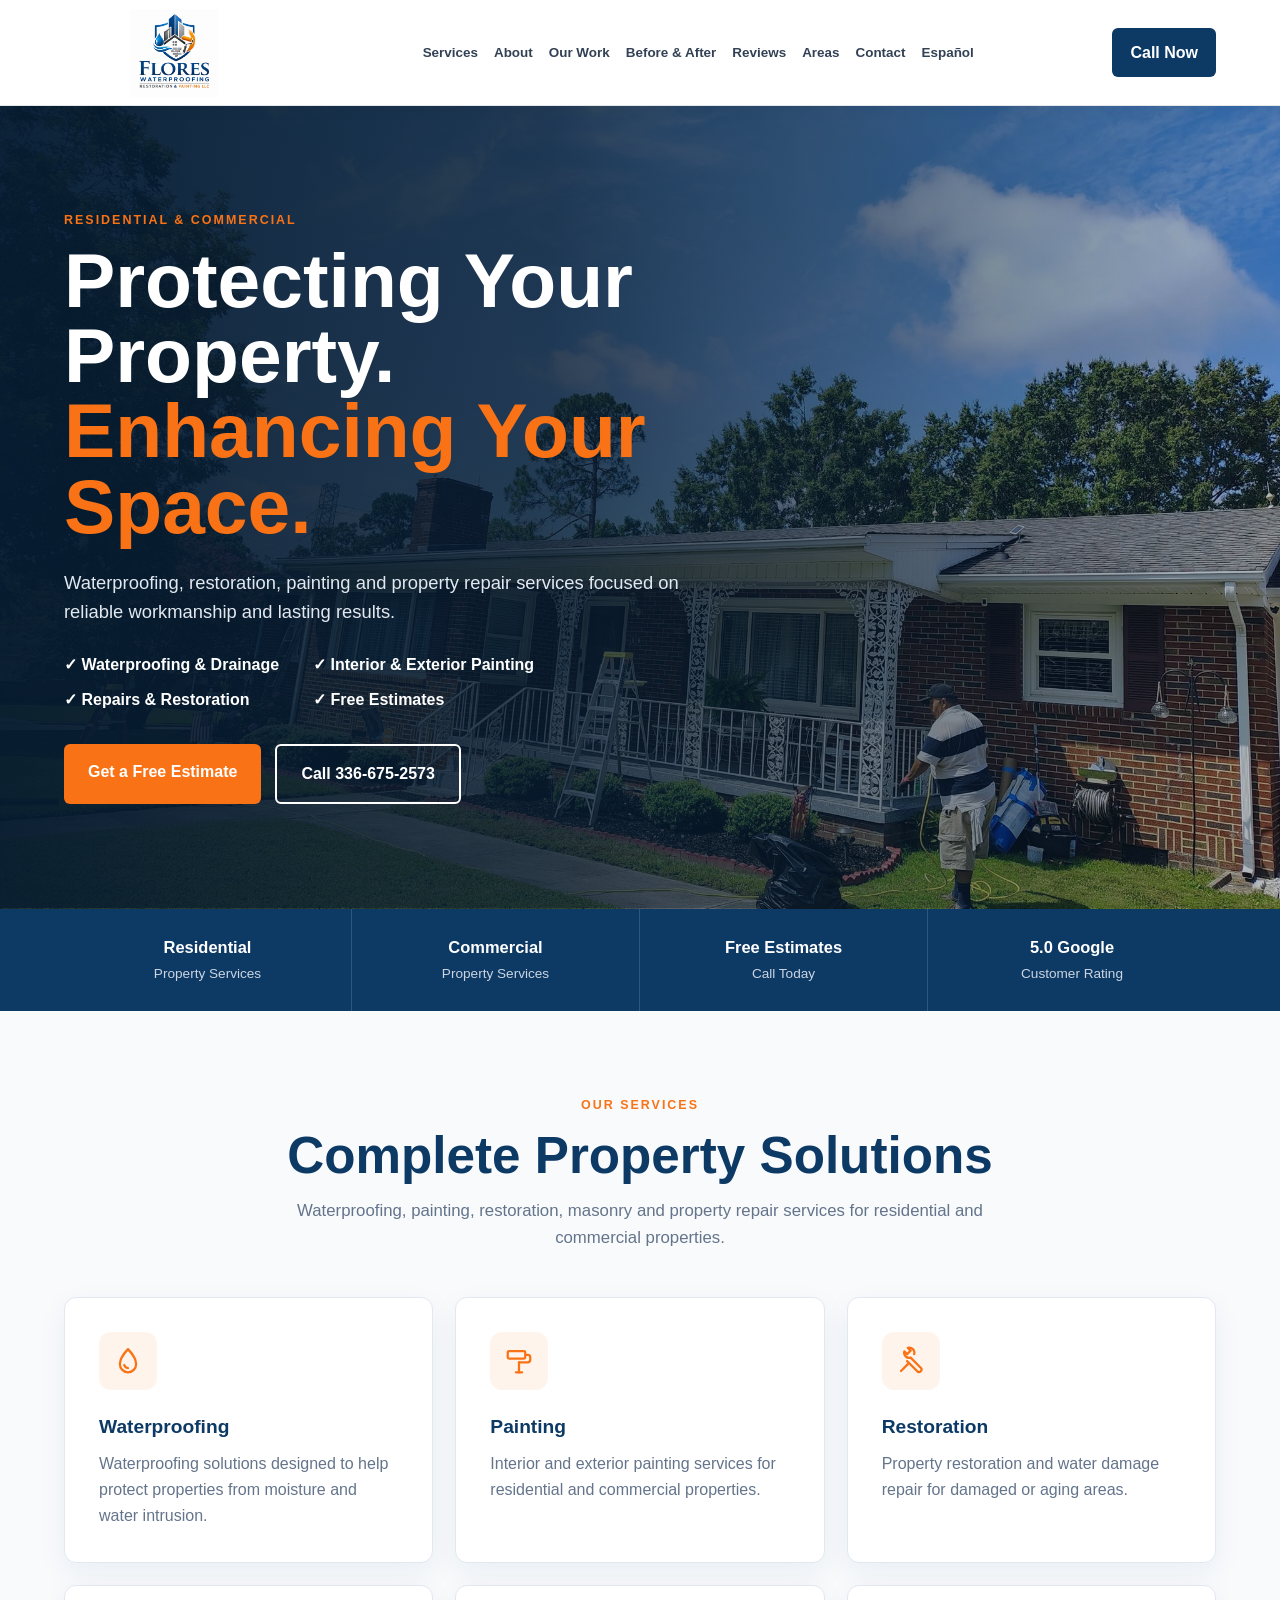
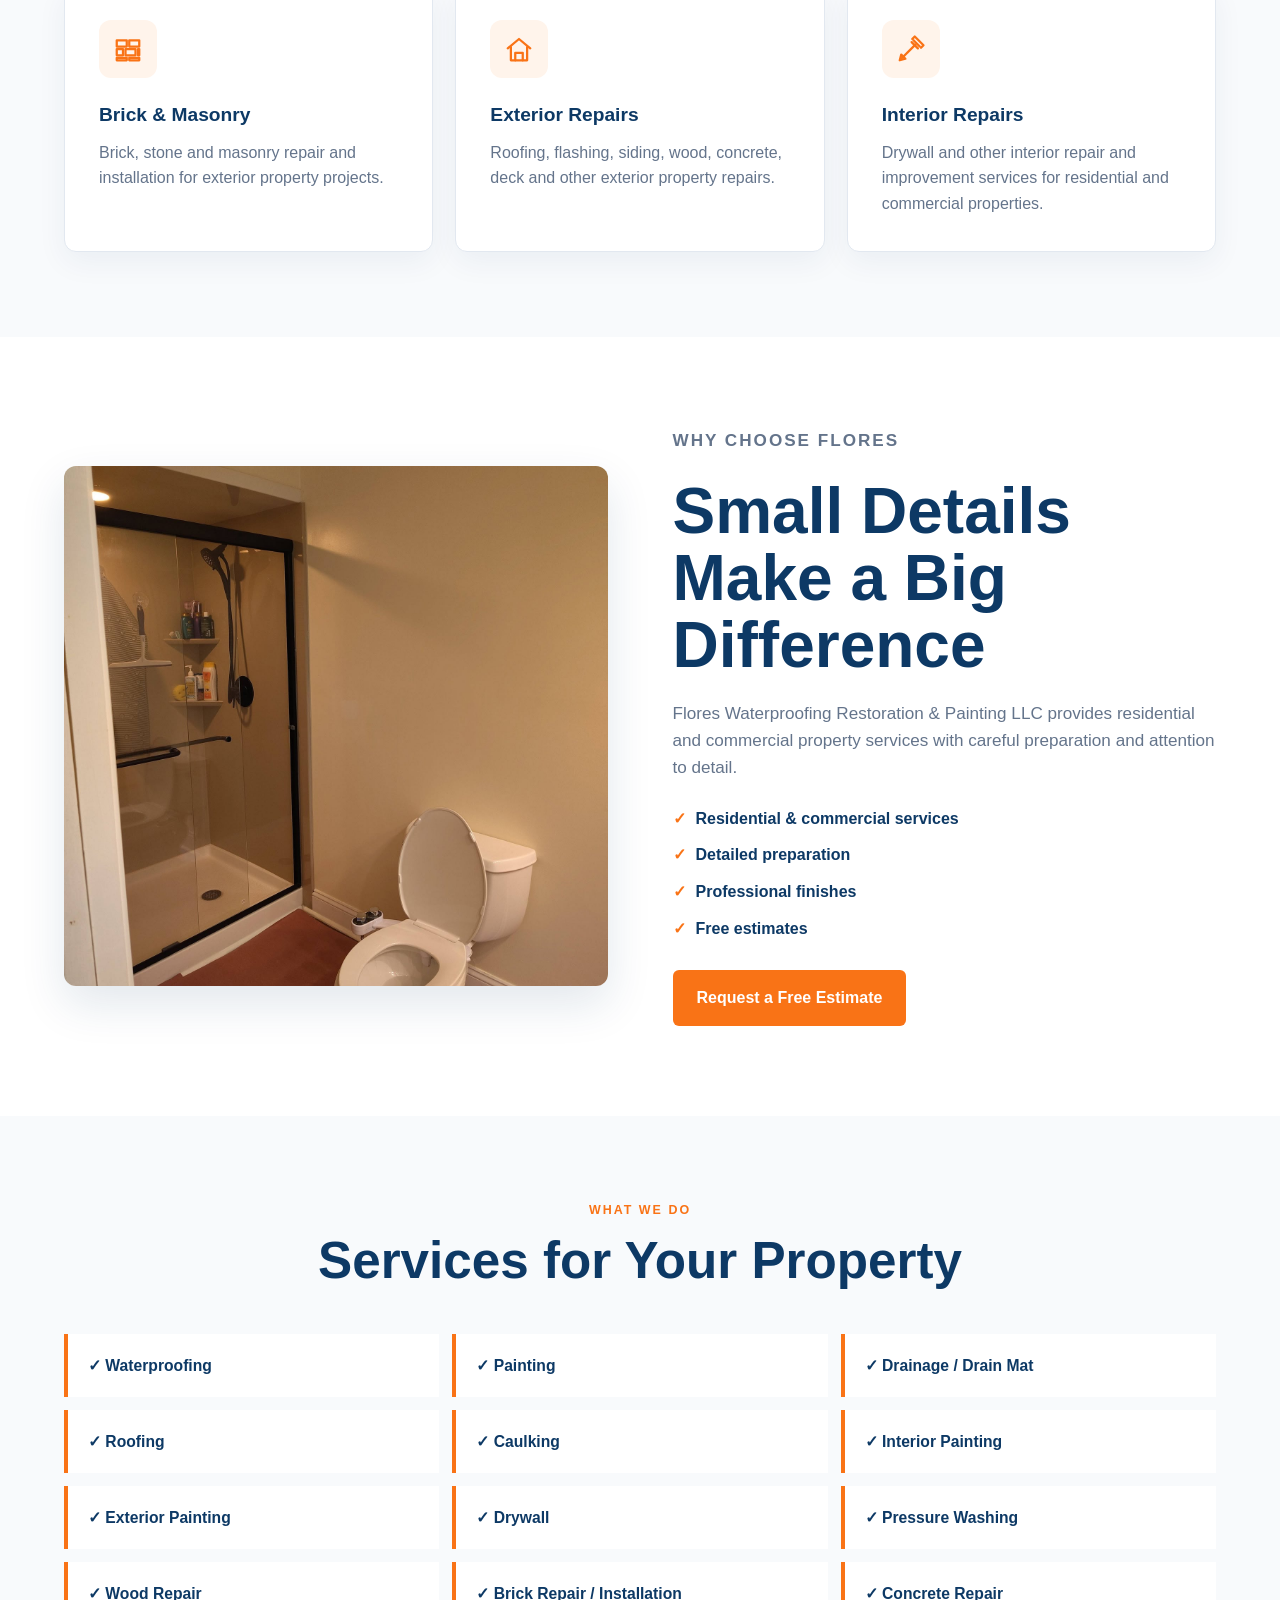
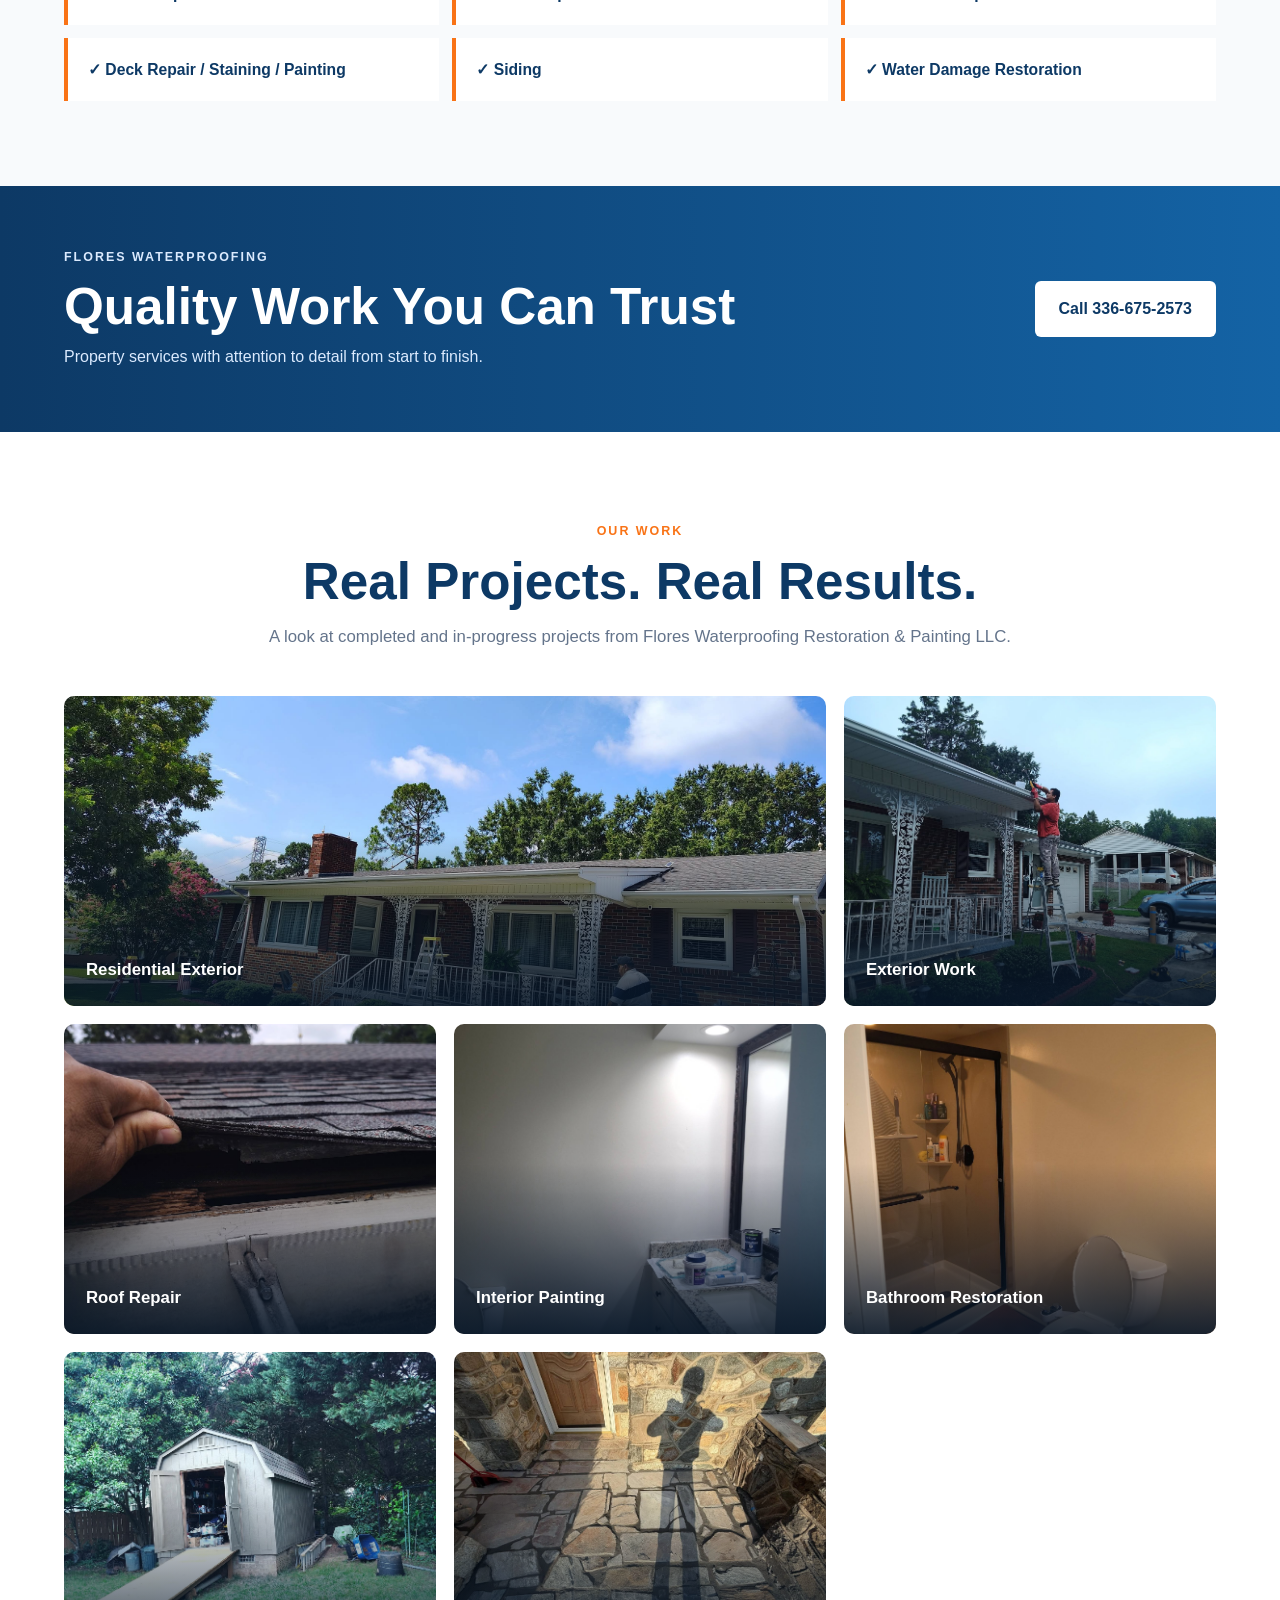
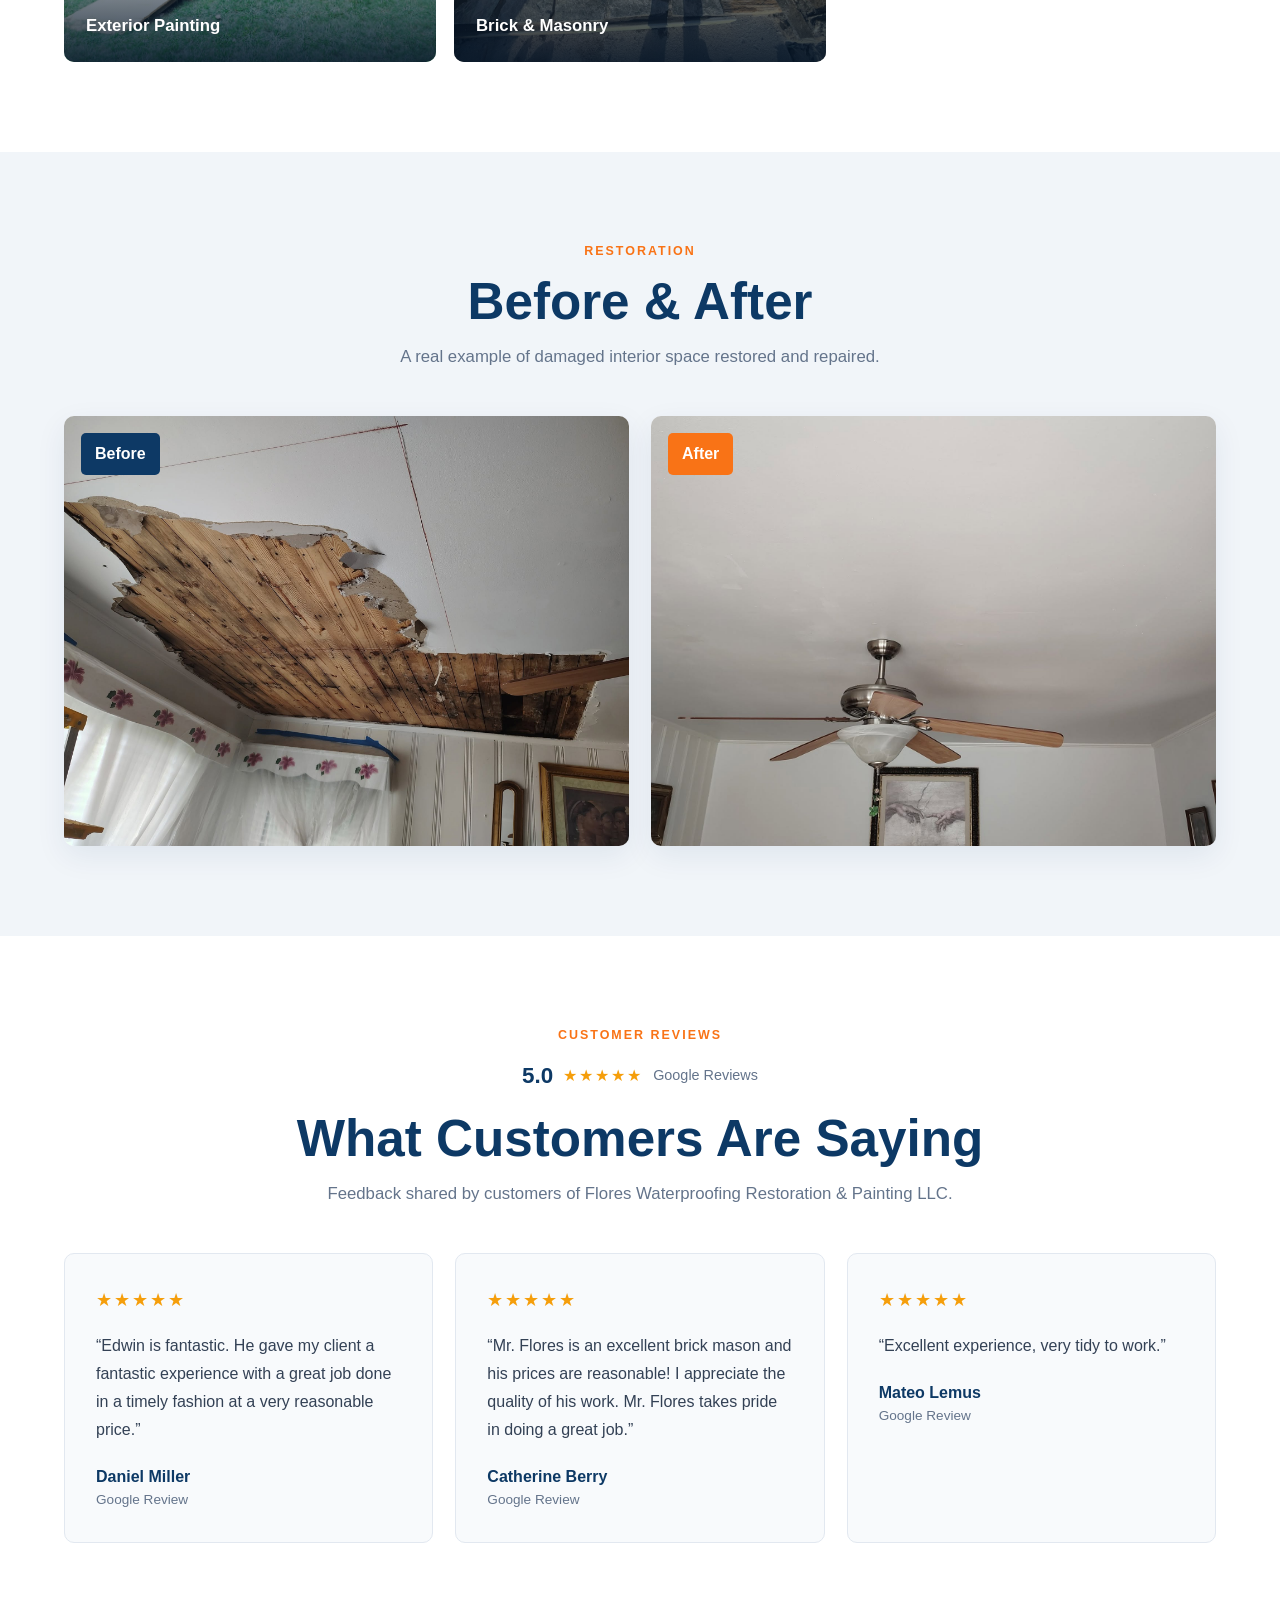
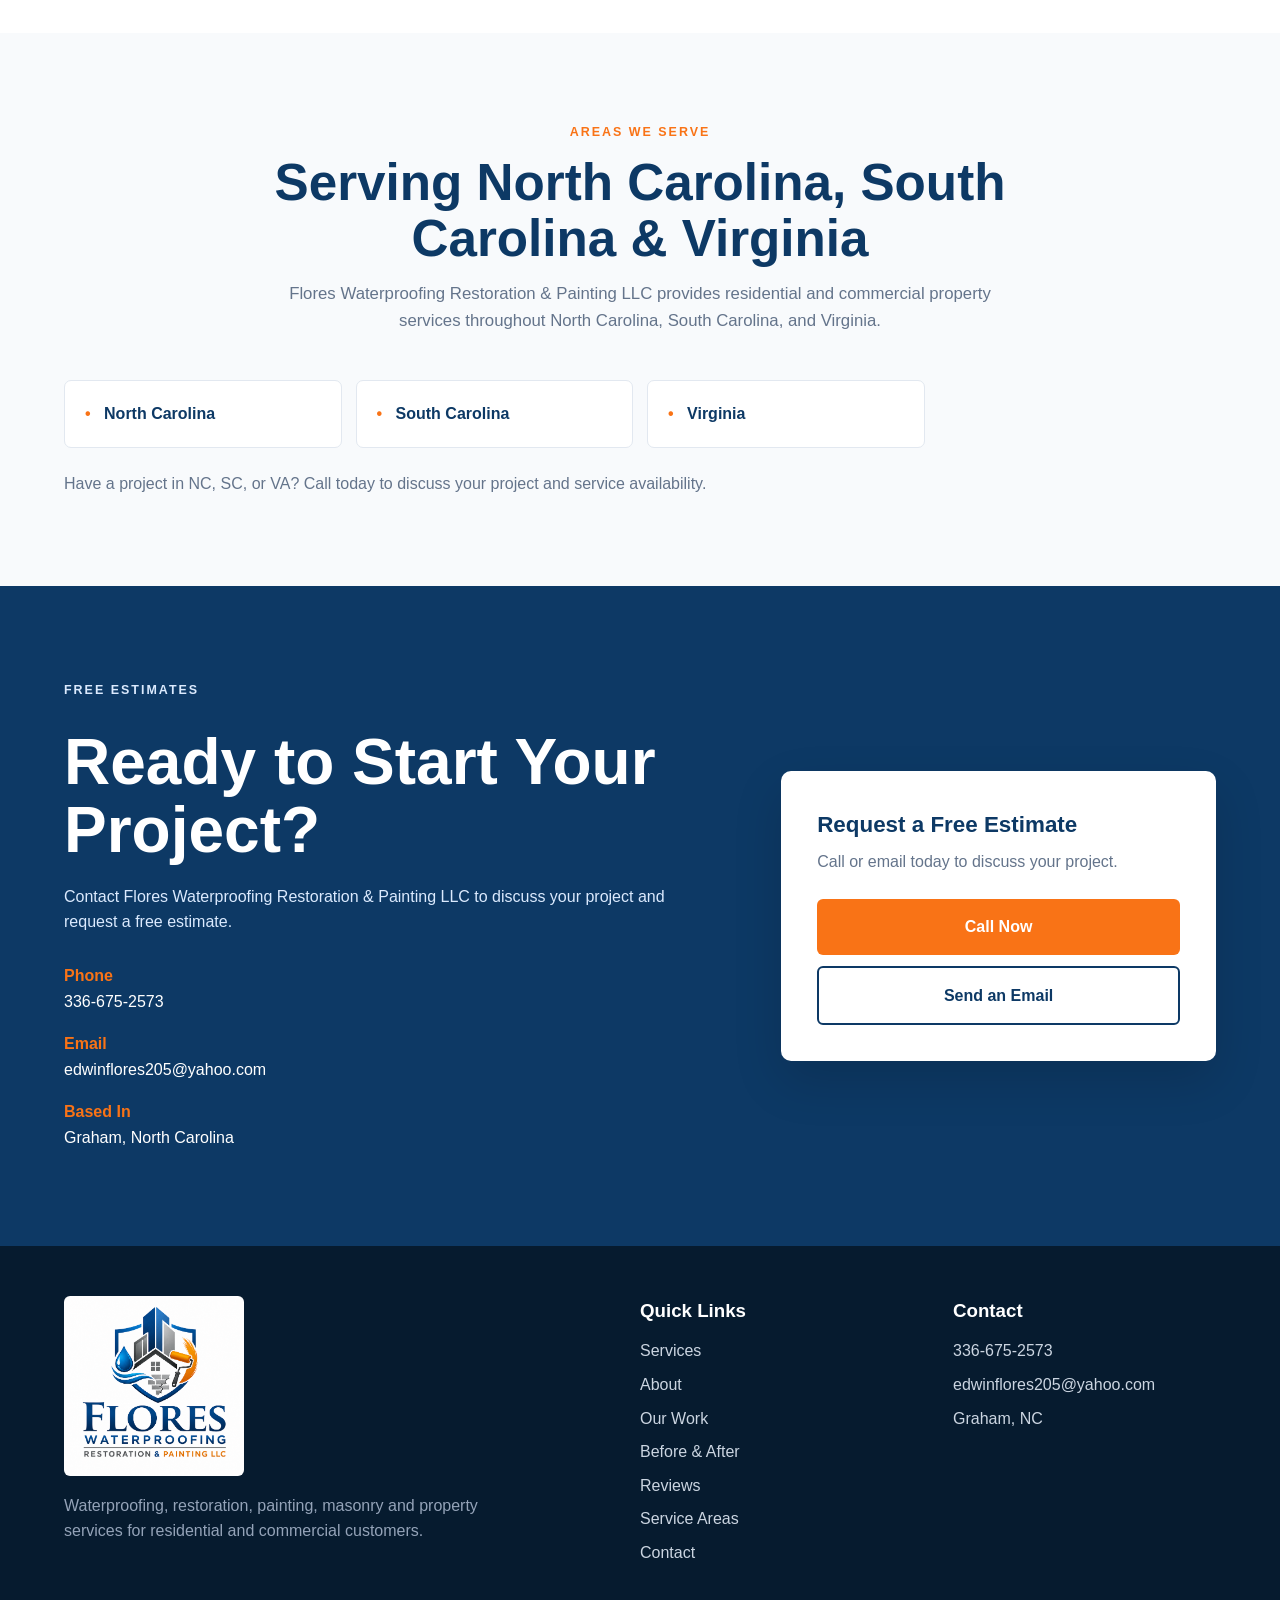
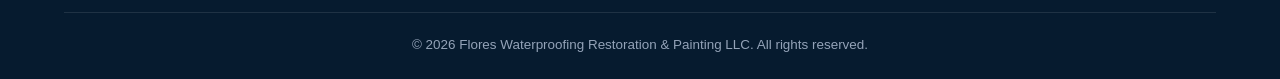
<file: index.html>
<!DOCTYPE html>
<html lang="en">

<head>
    <meta charset="UTF-8">
    <meta name="viewport" content="width=device-width, initial-scale=1.0">

    <title>Flores Waterproofing Restoration & Painting LLC</title>

      <meta name="description"
        content="Flores Waterproofing Restoration & Painting LLC provides waterproofing, restoration, painting, masonry, roofing and property repair services for residential and commercial properties across North Carolina, South Carolina, and Virginia.">
    <link rel="stylesheet" href="style.css">
</head>

<body>

    <!-- HEADER -->
    <header class="site-header">
        <div class="container header-container">

            <a href="#top" class="logo">
                <img src="images/flores-logo.png"
                    alt="Flores Waterproofing Restoration & Painting LLC">
            </a>

           <nav class="main-nav">
    <a href="#services">Services</a>
    <a href="#about">About</a>
    <a href="#work">Our Work</a>
    <a href="#before-after">Before & After</a>
    <a href="#reviews">Reviews</a>
    <a href="#service-areas">Areas</a>
    <a href="#contact">Contact</a>

    <a href="es.html" class="language-link">
        Español
    </a>
</nav>

            <a href="tel:3366752573" class="header-call">
                Call Now
            </a>

        </div>
    </header>


    <main id="top">

        <!-- HERO -->
        <section class="hero">
            <div class="container hero-content">

                <p class="eyebrow">
                    Residential & Commercial
                </p>

                <h1>
                    Protecting Your Property.
                    <span>Enhancing Your Space.</span>
                </h1>

                <p class="hero-text">
                    Waterproofing, restoration, painting and property repair
                    services focused on reliable workmanship and lasting results.
                </p>

                <div class="hero-checks">
                    <div>✓ Waterproofing & Drainage</div>
                    <div>✓ Interior & Exterior Painting</div>
                    <div>✓ Repairs & Restoration</div>
                    <div>✓ Free Estimates</div>
                </div>

                <div class="hero-buttons">

                    <a href="#contact" class="button primary-button">
                        Get a Free Estimate
                    </a>

                    <a href="tel:3366752573" class="button secondary-button">
                        Call 336-675-2573
                    </a>

                </div>

            </div>
        </section>


        <!-- TRUST BAR -->
        <section class="trust-bar">
            <div class="container trust-grid">

                <div>
                    <strong>Residential</strong>
                    <span>Property Services</span>
                </div>

                <div>
                    <strong>Commercial</strong>
                    <span>Property Services</span>
                </div>

                <div>
                    <strong>Free Estimates</strong>
                    <span>Call Today</span>
                </div>

                <div>
                    <strong>5.0 Google</strong>
                    <span>Customer Rating</span>
                </div>

            </div>
        </section>


        <!-- SERVICES -->
      <section class="services" id="services">
    <div class="container">

        <div class="section-heading">

            <p class="eyebrow">Our Services</p>

            <h2>Complete Property Solutions</h2>

            <p>
                Waterproofing, painting, restoration, masonry and
                property repair services for residential and commercial
                properties.
            </p>

        </div>


        <div class="services-grid">

            <!-- WATERPROOFING -->
            <article class="service-card">

                <div class="service-icon">
                    <svg viewBox="0 0 24 24" aria-hidden="true">
                        <path d="M12 2.5S5.5 9.4 5.5 14.5a6.5 6.5 0 0 0 13 0C18.5 9.4 12 2.5 12 2.5Z"/>
                        <path d="M9 15.2c.4 1.5 1.5 2.3 3 2.5"/>
                    </svg>
                </div>

                <h3>Waterproofing</h3>

                <p>
                    Waterproofing solutions designed to help protect
                    properties from moisture and water intrusion.
                </p>

            </article>


            <!-- PAINTING -->
            <article class="service-card">

                <div class="service-icon">
                    <svg viewBox="0 0 24 24" aria-hidden="true">
                        <rect x="3" y="4" width="14" height="6" rx="1"/>
                        <path d="M17 7h2a2 2 0 0 1 2 2v2a2 2 0 0 1-2 2h-7"/>
                        <path d="M12 13v8"/>
                        <path d="M9.5 21h5"/>
                    </svg>
                </div>

                <h3>Painting</h3>

                <p>
                    Interior and exterior painting services for
                    residential and commercial properties.
                </p>

            </article>


            <!-- RESTORATION -->
            <article class="service-card">

                <div class="service-icon">
                    <svg viewBox="0 0 24 24" aria-hidden="true">
                        <path d="M14.5 6.5a4 4 0 0 0-5-5l2.2 2.2-2.8 2.8-2.2-2.2a4 4 0 0 0 5 5L20 17.6a2 2 0 0 1-2.8 2.8l-8.3-8.3"/>
                        <path d="M4 20l5.5-5.5"/>
                    </svg>
                </div>

                <h3>Restoration</h3>

                <p>
                    Property restoration and water damage repair for
                    damaged or aging areas.
                </p>

            </article>


            <!-- BRICK & MASONRY -->
            <article class="service-card">

                <div class="service-icon">
                    <svg viewBox="0 0 24 24" aria-hidden="true">
                        <path d="M3 5h8v5H3z"/>
                        <path d="M13 5h8v5h-8z"/>
                        <path d="M3 12h5v5H3z"/>
                        <path d="M10 12h8v5h-8z"/>
                        <path d="M20 12h1v5h-1z"/>
                        <path d="M3 19h8v2H3z"/>
                        <path d="M13 19h8v2h-8z"/>
                    </svg>
                </div>

                <h3>Brick & Masonry</h3>

                <p>
                    Brick, stone and masonry repair and installation
                    for exterior property projects.
                </p>

            </article>


            <!-- EXTERIOR REPAIRS -->
            <article class="service-card">

                <div class="service-icon">
                    <svg viewBox="0 0 24 24" aria-hidden="true">
                        <path d="M3 11.5 12 4l9 7.5"/>
                        <path d="M5.5 10.5V21h13V10.5"/>
                        <path d="M9 21v-6h6v6"/>
                    </svg>
                </div>

                <h3>Exterior Repairs</h3>

                <p>
                    Roofing, flashing, siding, wood, concrete, deck
                    and other exterior property repairs.
                </p>

            </article>


            <!-- INTERIOR REPAIRS -->
            <article class="service-card">

                <div class="service-icon">
                    <svg viewBox="0 0 24 24" aria-hidden="true">
                        <path d="m14 5 5 5"/>
                        <path d="M12.5 6.5 17.5 11.5"/>
                        <path d="M4 20 15.5 8.5"/>
                        <path d="m3 21 4.5-1.2L4.2 16.5 3 21Z"/>
                        <path d="M13 4l2-2 7 7-2 2"/>
                    </svg>
                </div>

                <h3>Interior Repairs</h3>

                <p>
                    Drywall and other interior repair and improvement
                    services for residential and commercial properties.
                </p>

            </article>

        </div>

    </div>
</section>


        <!-- ABOUT / QUALITY -->
        <section class="quality-section" id="about">

            <div class="container quality-container">

                <div class="quality-image">
                    <img src="images/flores-bathroom-finished.jpg"
                        alt="Finished bathroom restoration project">
                </div>


                <div class="quality-copy">

                    <p class="eyebrow">
                        Why Choose Flores
                    </p>

                    <h2>
                        Small Details Make a Big Difference
                    </h2>

                    <p>
                        Flores Waterproofing Restoration & Painting LLC provides
                        residential and commercial property services with careful
                        preparation and attention to detail.
                    </p>

                    <ul class="quality-list">
                        <li>Residential & commercial services</li>
                        <li>Detailed preparation</li>
                        <li>Professional finishes</li>
                        <li>Free estimates</li>
                    </ul>

                    <a href="#contact" class="button primary-button">
                        Request a Free Estimate
                    </a>

                </div>

            </div>

        </section>


        <!-- COMPLETE SERVICE LIST -->
        <section class="all-services">

            <div class="container">

                <div class="section-heading">

                    <p class="eyebrow">
                        What We Do
                    </p>

                    <h2>
                        Services for Your Property
                    </h2>

                </div>


                <div class="service-list-grid">

                    <div>✓ Waterproofing</div>
                    <div>✓ Painting</div>
                    <div>✓ Drainage / Drain Mat</div>

                    <div>✓ Roofing</div>
                    <div>✓ Caulking</div>
                    <div>✓ Interior Painting</div>

                    <div>✓ Exterior Painting</div>
                    <div>✓ Drywall</div>
                    <div>✓ Pressure Washing</div>

                    <div>✓ Wood Repair</div>
                    <div>✓ Brick Repair / Installation</div>
                    <div>✓ Concrete Repair</div>

                    <div>✓ Deck Repair / Staining / Painting</div>
                    <div>✓ Siding</div>
                    <div>✓ Water Damage Restoration</div>

                </div>

            </div>

        </section>


        <!-- QUALITY STRIP -->
        <section class="feature-strip">

            <div class="container feature-strip-content">

                <div>
                    <p class="eyebrow light-eyebrow">
                        Flores Waterproofing
                    </p>

                    <h2>
                        Quality Work You Can Trust
                    </h2>

                    <p>
                        Property services with attention to detail from
                        start to finish.
                    </p>
                </div>

                <a href="tel:3366752573" class="button white-button">
                    Call 336-675-2573
                </a>

            </div>

        </section>


        <!-- PROJECT PORTFOLIO -->
        <section class="work" id="work">

            <div class="container">

                <div class="section-heading">

                    <p class="eyebrow">
                        Our Work
                    </p>

                    <h2>
                        Real Projects. Real Results.
                    </h2>

                    <p>
                        A look at completed and in-progress projects from
                        Flores Waterproofing Restoration & Painting LLC.
                    </p>

                </div>


                <div class="portfolio-grid">

                    <!-- FEATURED HOUSE -->
                    <article class="portfolio-card portfolio-wide">

                        <img src="images/flores-house-exterior.jpg"
                            alt="Residential exterior project">

                        <div class="project-overlay">
                            <span>Residential Exterior</span>
                        </div>

                    </article>


                    <!-- EXTERIOR WORK -->
                    <article class="portfolio-card">

                        <img src="images/flores-exterior-work.jpg"
                            alt="Exterior property work">

                        <div class="project-overlay">
                            <span>Exterior Work</span>
                        </div>

                    </article>


                    <!-- ROOF REPAIR -->
                    <article class="portfolio-card">

                        <img src="images/flores-roof-repair.jpg"
                            alt="Roof repair project">

                        <div class="project-overlay">
                            <span>Roof Repair</span>
                        </div>

                    </article>


                    <!-- INTERIOR PAINTING -->
                    <article class="portfolio-card">

                        <img src="images/flores-bathroom-painting.jpg"
                            alt="Interior painting project">

                        <div class="project-overlay">
                            <span>Interior Painting</span>
                        </div>

                    </article>


                    <!-- BATHROOM RESTORATION -->
                    <article class="portfolio-card">

                        <img src="images/flores-bathroom-finished.jpg"
                            alt="Finished bathroom restoration">

                        <div class="project-overlay">
                            <span>Bathroom Restoration</span>
                        </div>

                    </article>


                    <!-- EXTERIOR PAINTING -->
                    <article class="portfolio-card">

                        <img src="images/flores-shed-exterior.jpg"
                            alt="Exterior painting project">

                        <div class="project-overlay">
                            <span>Exterior Painting</span>
                        </div>

                    </article>


                    <!-- MASONRY -->
                    <article class="portfolio-card">

                        <img src="images/flores-masonry.jpg"
                            alt="Stone masonry project">

                        <div class="project-overlay">
                            <span>Brick & Masonry</span>
                        </div>

                    </article>

                </div>

            </div>

        </section>


        <!-- BEFORE & AFTER -->
        <section class="before-after" id="before-after">

            <div class="container">

                <div class="section-heading">

                    <p class="eyebrow">
                        Restoration
                    </p>

                    <h2>
                        Before & After
                    </h2>

                    <p>
                        A real example of damaged interior space restored
                        and repaired.
                    </p>

                </div>


                <div class="before-after-grid">

                    <div class="before-after-card">

                        <span class="photo-label before-label">
                            Before
                        </span>

                        <img src="images/flores-ceiling-before.jpg"
                            alt="Ceiling damage before restoration">

                    </div>


                    <div class="before-after-card">

                        <span class="photo-label after-label">
                            After
                        </span>

                        <img src="images/flores-ceiling-after.jpg"
                            alt="Ceiling after restoration">

                    </div>

                </div>

            </div>

        </section>


        <!-- REVIEWS -->
        <section class="reviews" id="reviews">

            <div class="container">

                <div class="section-heading">

                    <p class="eyebrow">
                        Customer Reviews
                    </p>

                    <div class="google-rating">
                        <strong>5.0</strong>
                        <span>★★★★★</span>
                        <small>Google Reviews</small>
                    </div>

                    <h2>
                        What Customers Are Saying
                    </h2>

                    <p>
                        Feedback shared by customers of Flores Waterproofing
                        Restoration & Painting LLC.
                    </p>

                </div>


                <div class="reviews-grid">

                    <article class="review-card">

                        <div class="stars">
                            ★★★★★
                        </div>

                        <blockquote>
                            “Edwin is fantastic. He gave my client a fantastic
                            experience with a great job done in a timely fashion
                            at a very reasonable price.”
                        </blockquote>

                        <p class="review-name">
                            Daniel Miller
                        </p>

                        <p class="review-source">
                            Google Review
                        </p>

                    </article>


                    <article class="review-card">

                        <div class="stars">
                            ★★★★★
                        </div>

                        <blockquote>
                            “Mr. Flores is an excellent brick mason and his
                            prices are reasonable! I appreciate the quality of
                            his work. Mr. Flores takes pride in doing a great job.”
                        </blockquote>

                        <p class="review-name">
                            Catherine Berry
                        </p>

                        <p class="review-source">
                            Google Review
                        </p>

                    </article>


                    <article class="review-card">

                        <div class="stars">
                            ★★★★★
                        </div>

                        <blockquote>
                            “Excellent experience, very tidy to work.”
                        </blockquote>

                        <p class="review-name">
                            Mateo Lemus
                        </p>

                        <p class="review-source">
                            Google Review
                        </p>

                    </article>

                </div>

            </div>

        </section>


               <!-- SERVICE AREAS -->
        <section class="service-areas" id="service-areas">

            <div class="container">

                <div class="service-areas-copy">

                    <p class="eyebrow">
                        Areas We Serve
                    </p>

                    <h2>
                        Serving North Carolina, South Carolina & Virginia
                    </h2>

                    <p>
                        Flores Waterproofing Restoration & Painting LLC provides
                        residential and commercial property services throughout
                        North Carolina, South Carolina, and Virginia.
                    </p>

                </div>


                <div class="areas-grid">

                    <div class="area-card">
                        <span>•</span>
                        <strong>North Carolina</strong>
                    </div>

                    <div class="area-card">
                        <span>•</span>
                        <strong>South Carolina</strong>
                    </div>

                    <div class="area-card">
                        <span>•</span>
                        <strong>Virginia</strong>
                    </div>

                </div>


                <p class="areas-note">
                    Have a project in NC, SC, or VA? Call today to discuss
                    your project and service availability.
                </p>

            </div>

        </section>

        <!-- CONTACT -->
        <section class="contact" id="contact">

            <div class="container contact-container">

                <div class="contact-copy">

                    <p class="eyebrow light-eyebrow">
                        Free Estimates
                    </p>

                    <h2>
                        Ready to Start Your Project?
                    </h2>

                    <p>
                        Contact Flores Waterproofing Restoration & Painting LLC
                        to discuss your project and request a free estimate.
                    </p>


                    <div class="contact-points">

                        <div>
                            <strong>Phone</strong>
                            <a href="tel:3366752573">
                                336-675-2573
                            </a>
                        </div>


                        <div>
                            <strong>Email</strong>
                            <a href="mailto:edwinflores205@yahoo.com">
                                edwinflores205@yahoo.com
                            </a>
                        </div>


                        <div>
                            <strong>Based In</strong>
                            <span>
                                Graham, North Carolina
                            </span>
                        </div>

                    </div>

                </div>


                <div class="contact-card">

                    <p class="contact-card-title">
                        Request a Free Estimate
                    </p>

                    <p>
                        Call or email today to discuss your project.
                    </p>

                    <a href="tel:3366752573"
                        class="button primary-button full-button">
                        Call Now
                    </a>

                    <a href="mailto:edwinflores205@yahoo.com"
                        class="button outline-dark-button full-button">
                        Send an Email
                    </a>

                </div>

            </div>

        </section>

    </main>


    <!-- FOOTER -->
    <footer class="site-footer">

        <div class="container footer-grid">

            <div class="footer-brand">

                <img src="images/flores-logo.png"
                    alt="Flores Waterproofing Restoration & Painting LLC">

                <p>
                    Waterproofing, restoration, painting, masonry and property
                    services for residential and commercial customers.
                </p>

            </div>


            <div>

                <h3>Quick Links</h3>

                <a href="#services">Services</a>
                <a href="#about">About</a>
                <a href="#work">Our Work</a>
                <a href="#before-after">Before & After</a>
                <a href="#reviews">Reviews</a>
                <a href="#service-areas">Service Areas</a>
                <a href="#contact">Contact</a>

            </div>


            <div>

                <h3>Contact</h3>

                <a href="tel:3366752573">
                    336-675-2573
                </a>

                <a href="mailto:edwinflores205@yahoo.com">
                    edwinflores205@yahoo.com
                </a>

                <span>
                    Graham, NC
                </span>

            </div>

        </div>


        <div class="container footer-bottom">

            <p>
                © 2026 Flores Waterproofing Restoration & Painting LLC.
                All rights reserved.
            </p>

        </div>

    </footer>

</body>

</html>
</file>
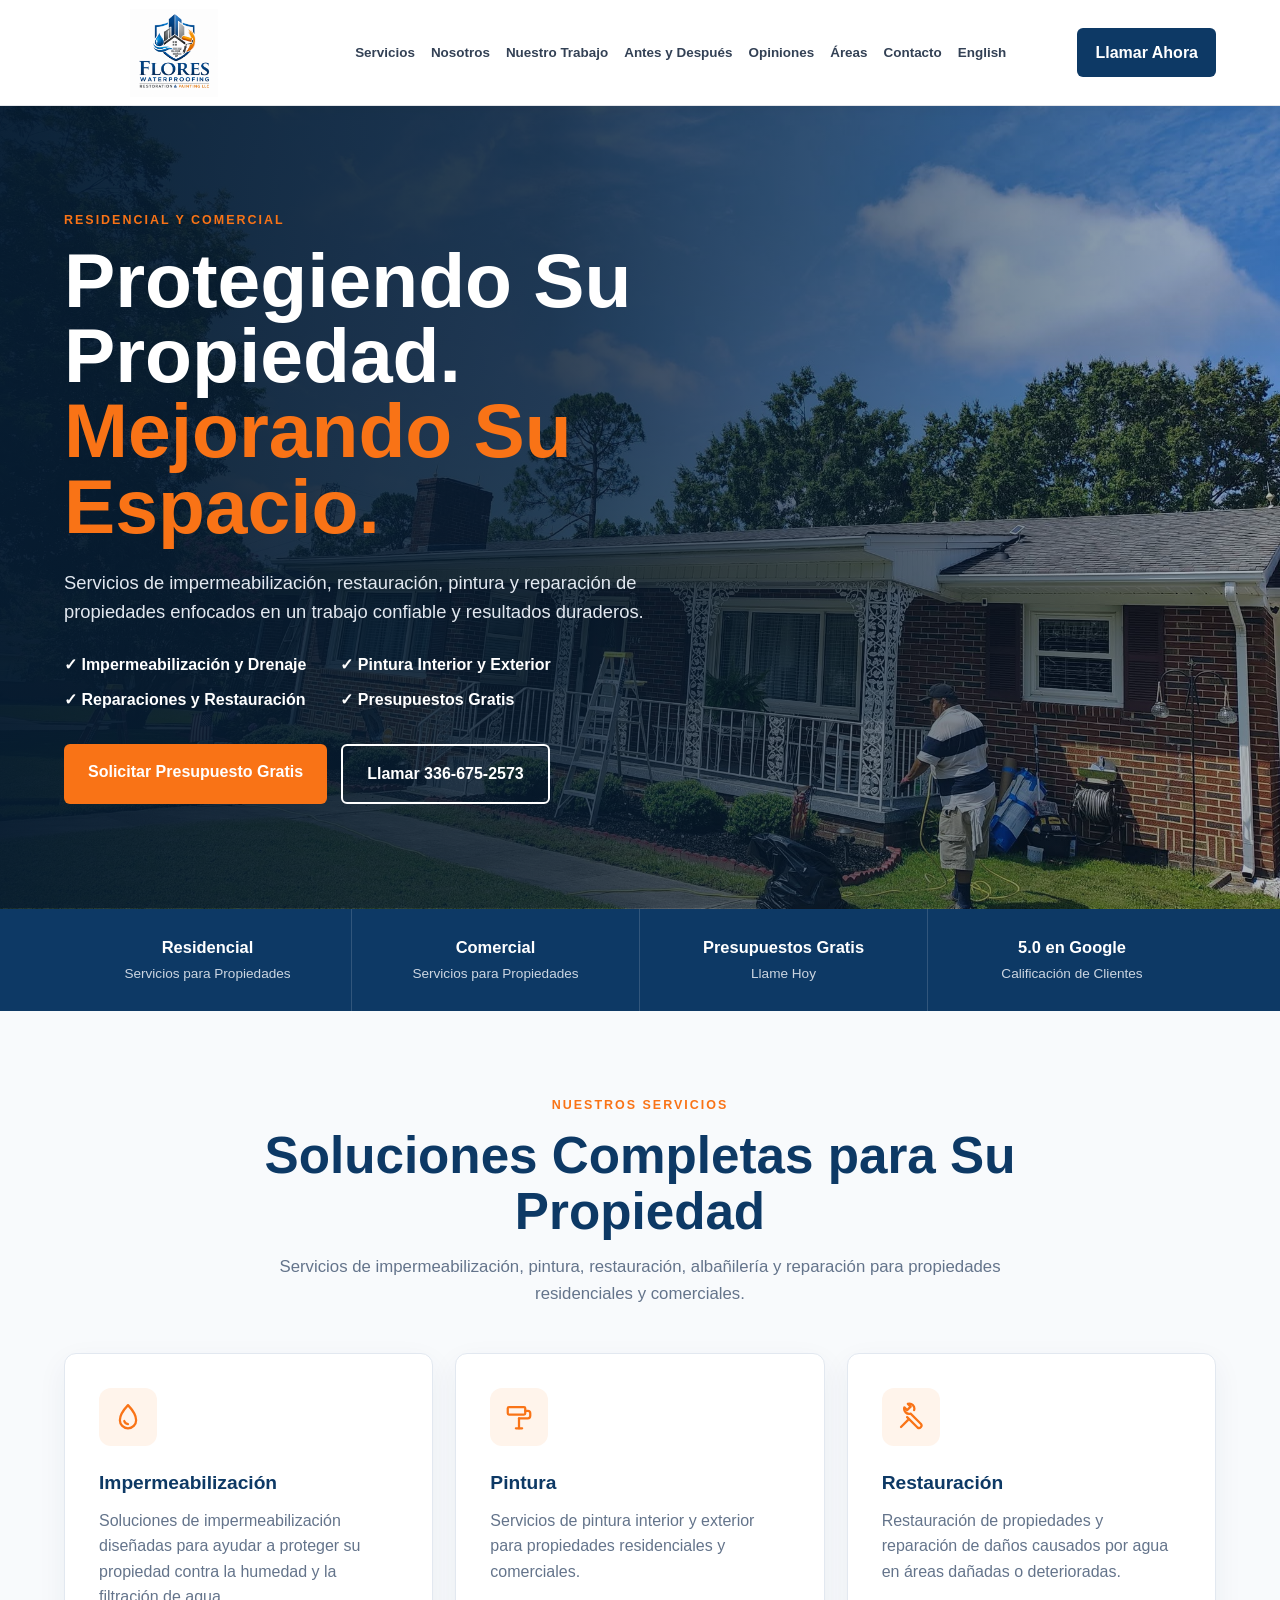
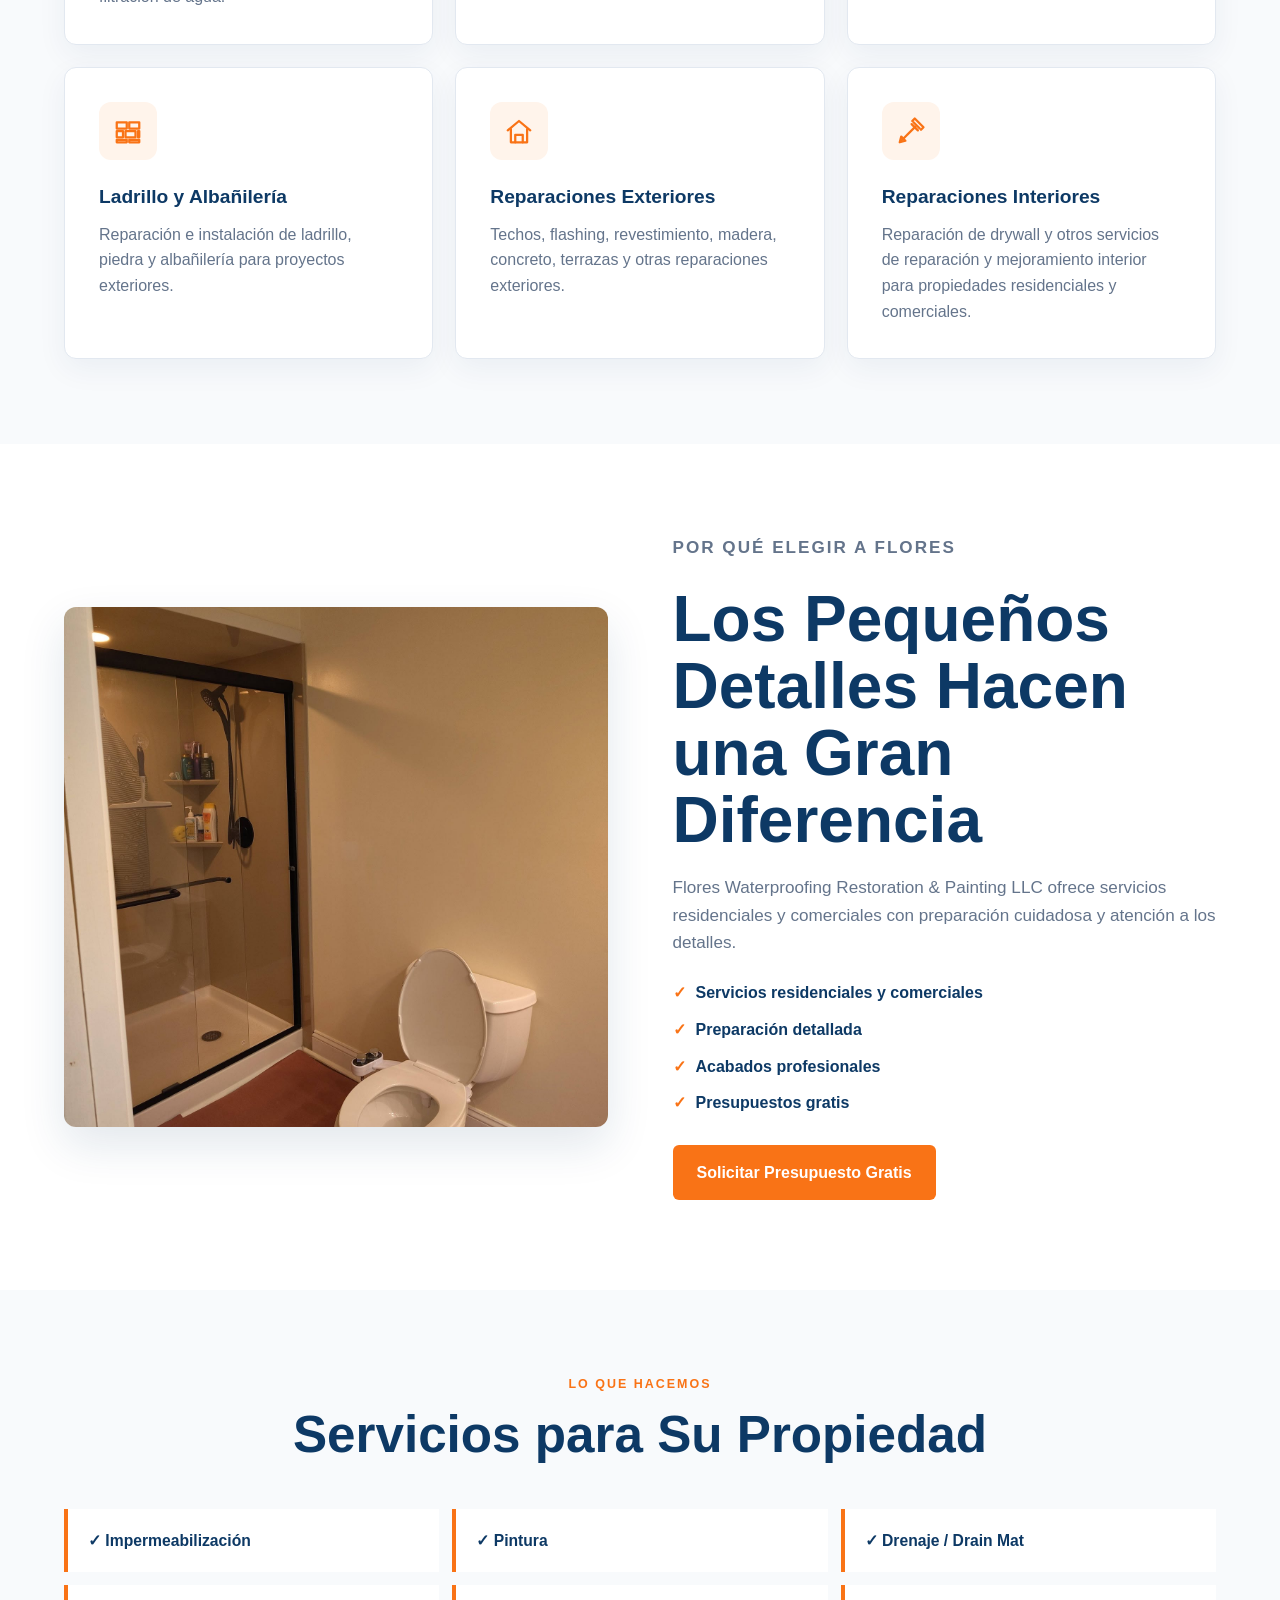
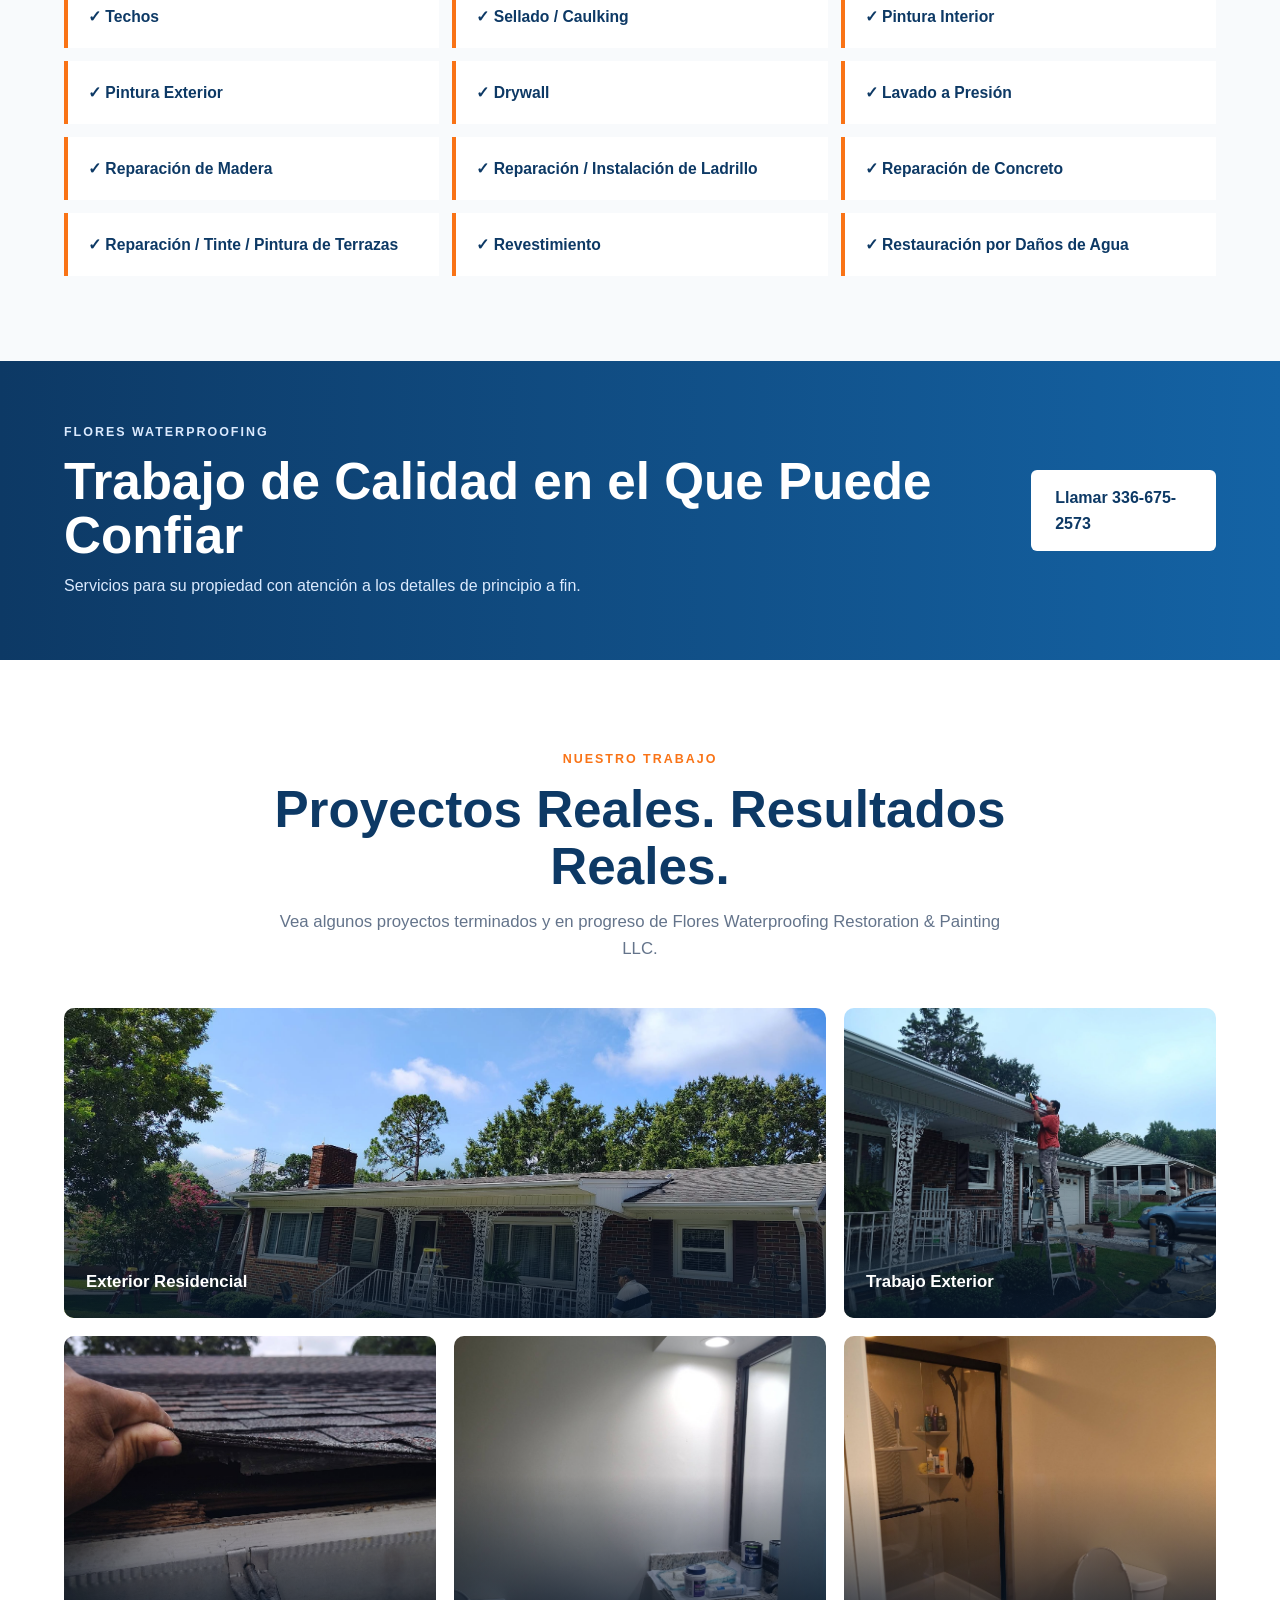
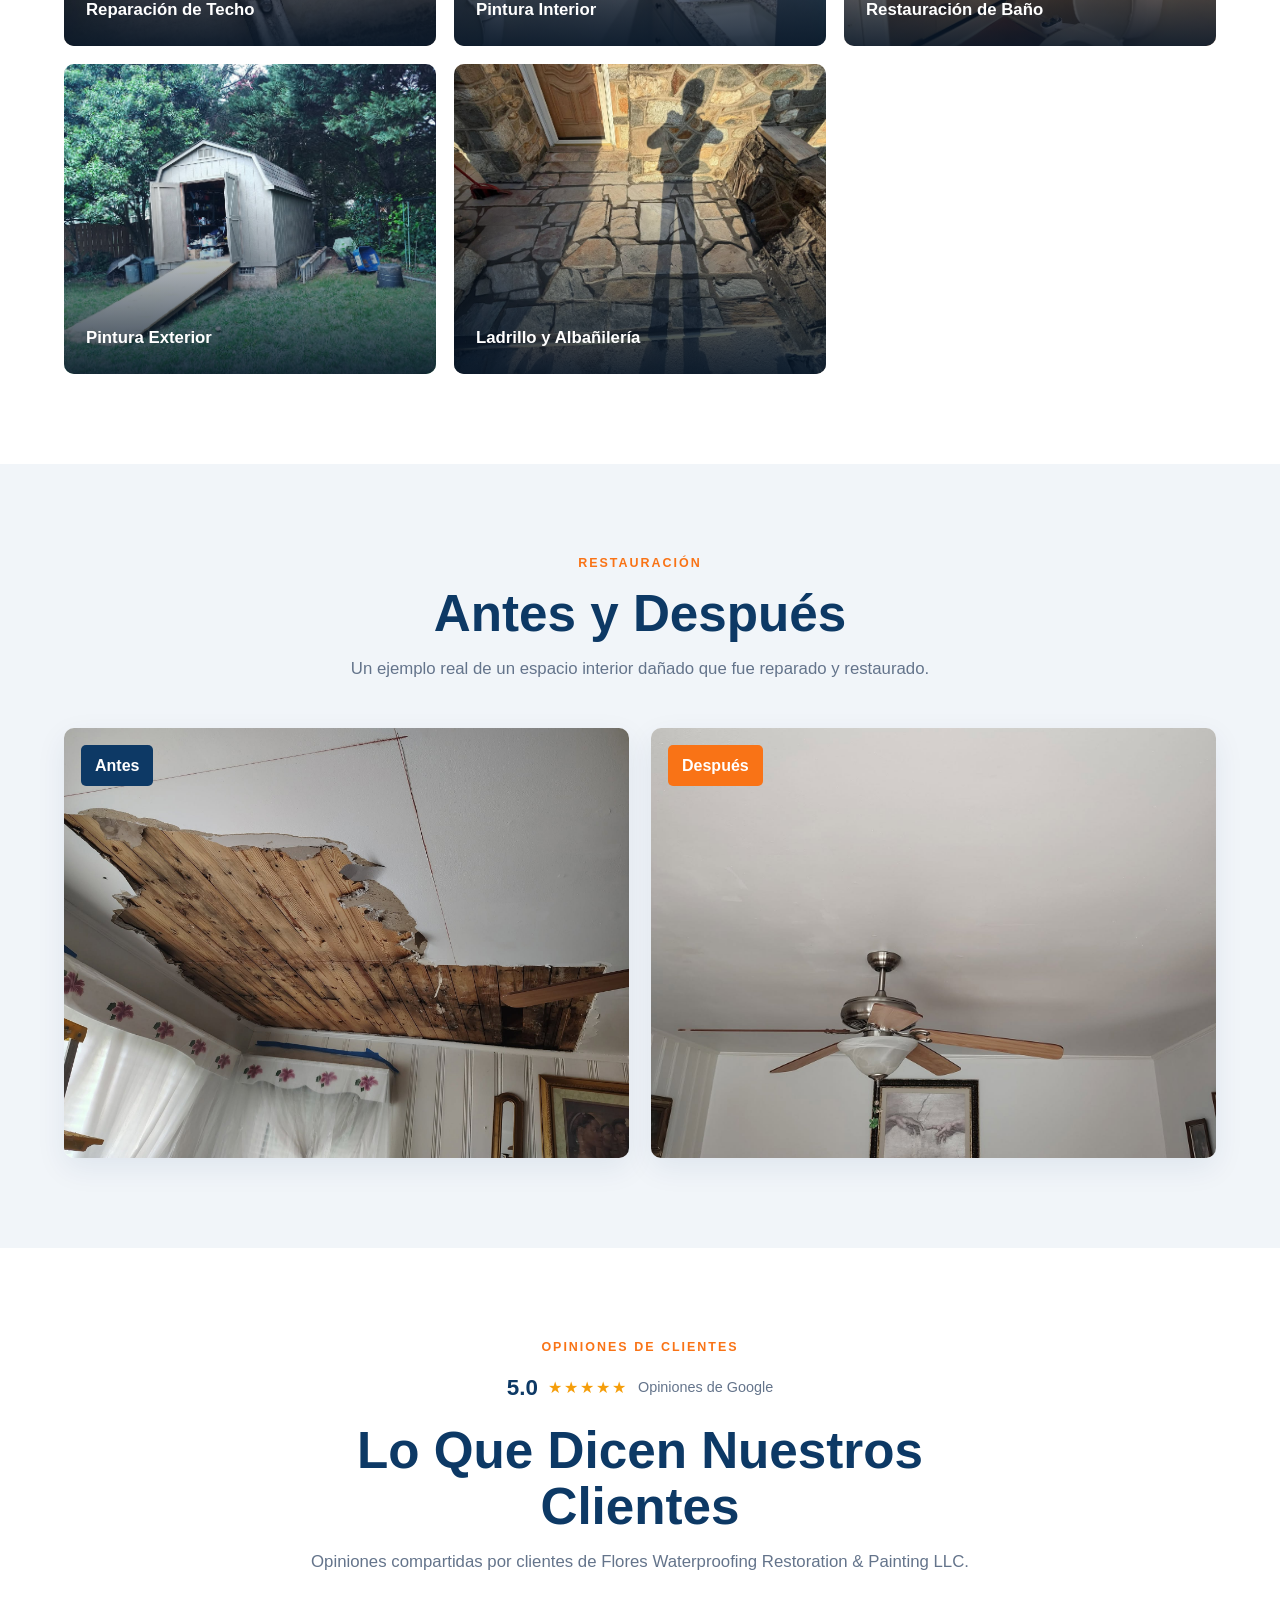
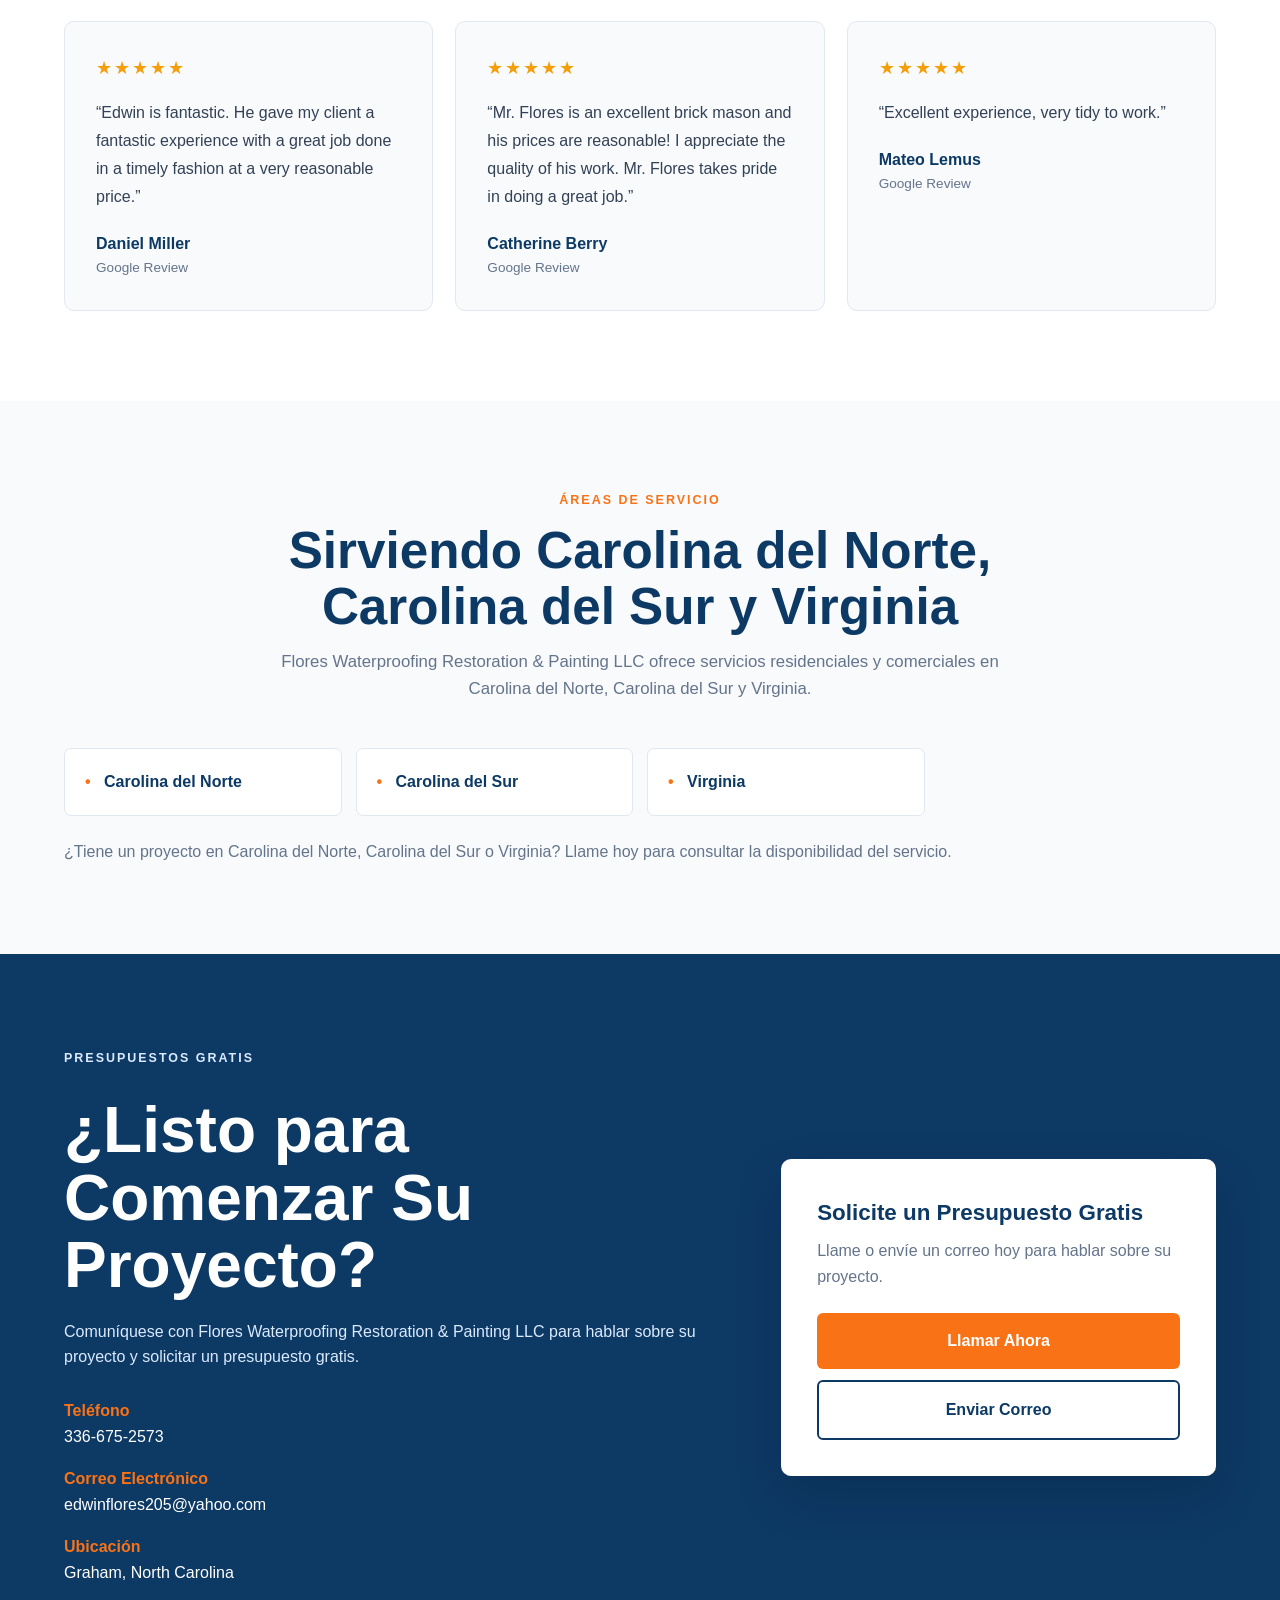
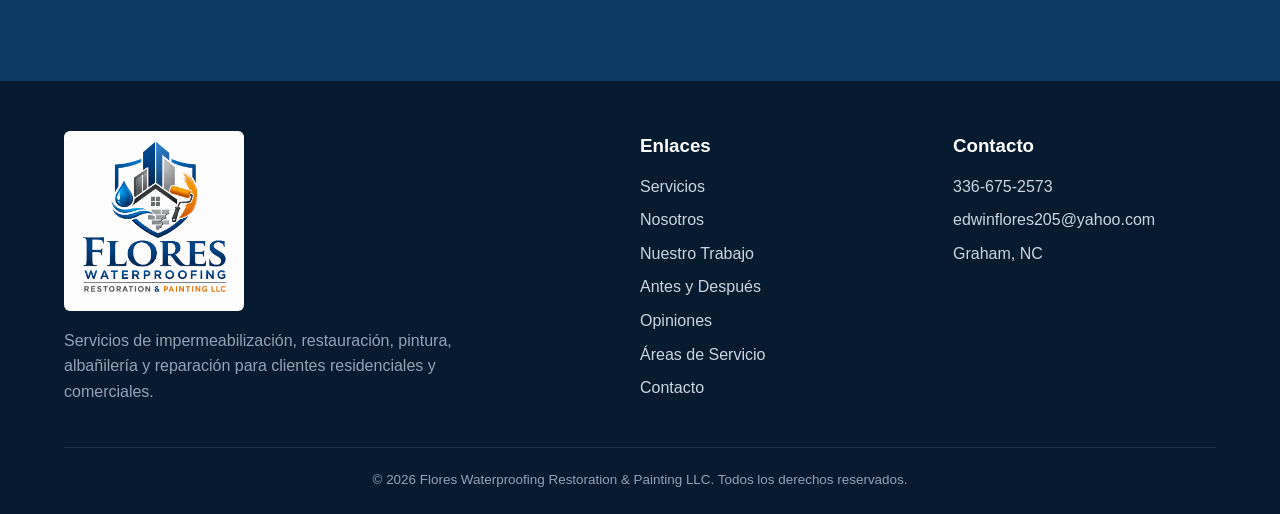
<file: es.html>
<!DOCTYPE html>
<html lang="es">

<head>
    <meta charset="UTF-8">
    <meta name="viewport" content="width=device-width, initial-scale=1.0">

    <title>Flores Waterproofing Restoration & Painting LLC | Español</title>

  <meta name="description"
    content="Flores Waterproofing Restoration & Painting LLC ofrece servicios de impermeabilización, restauración, pintura, albañilería, techado y reparación de propiedades residenciales y comerciales en Carolina del Norte, Carolina del Sur y Virginia.">
    <link rel="stylesheet" href="style.css">
</head>

<body>

    <!-- HEADER -->
    <header class="site-header">
        <div class="container header-container">

            <a href="#top" class="logo">
                <img src="images/flores-logo.png"
                    alt="Flores Waterproofing Restoration & Painting LLC">
            </a>

          <nav class="main-nav">
    <a href="#services">Servicios</a>
    <a href="#about">Nosotros</a>
    <a href="#work">Nuestro Trabajo</a>
    <a href="#before-after">Antes y Después</a>
    <a href="#reviews">Opiniones</a>
    <a href="#service-areas">Áreas</a>
    <a href="#contact">Contacto</a>

    <a href="index.html" class="language-link">
        English
    </a>
</nav>

            <a href="tel:3366752573" class="header-call">
                Llamar Ahora
            </a>

        </div>
    </header>


    <main id="top">

        <!-- HERO -->
        <section class="hero">
            <div class="container hero-content">

                <p class="eyebrow">
                    Residencial y Comercial
                </p>

                <h1>
                    Protegiendo Su Propiedad.
                    <span>Mejorando Su Espacio.</span>
                </h1>

                <p class="hero-text">
                    Servicios de impermeabilización, restauración, pintura y
                    reparación de propiedades enfocados en un trabajo confiable
                    y resultados duraderos.
                </p>

                <div class="hero-checks">
                    <div>✓ Impermeabilización y Drenaje</div>
                    <div>✓ Pintura Interior y Exterior</div>
                    <div>✓ Reparaciones y Restauración</div>
                    <div>✓ Presupuestos Gratis</div>
                </div>

                <div class="hero-buttons">

                    <a href="#contact" class="button primary-button">
                        Solicitar Presupuesto Gratis
                    </a>

                    <a href="tel:3366752573" class="button secondary-button">
                        Llamar 336-675-2573
                    </a>

                </div>

            </div>
        </section>


        <!-- TRUST BAR -->
        <section class="trust-bar">
            <div class="container trust-grid">

                <div>
                    <strong>Residencial</strong>
                    <span>Servicios para Propiedades</span>
                </div>

                <div>
                    <strong>Comercial</strong>
                    <span>Servicios para Propiedades</span>
                </div>

                <div>
                    <strong>Presupuestos Gratis</strong>
                    <span>Llame Hoy</span>
                </div>

                <div>
                    <strong>5.0 en Google</strong>
                    <span>Calificación de Clientes</span>
                </div>

            </div>
        </section>


        <!-- SERVICES -->
        <section class="services" id="services">
            <div class="container">

                <div class="section-heading">

                    <p class="eyebrow">Nuestros Servicios</p>

                    <h2>Soluciones Completas para Su Propiedad</h2>

                    <p>
                        Servicios de impermeabilización, pintura, restauración,
                        albañilería y reparación para propiedades residenciales
                        y comerciales.
                    </p>

                </div>


                <div class="services-grid">

                    <!-- WATERPROOFING -->
                    <article class="service-card">

                        <div class="service-icon">
                            <svg viewBox="0 0 24 24" aria-hidden="true">
                                <path d="M12 2.5S5.5 9.4 5.5 14.5a6.5 6.5 0 0 0 13 0C18.5 9.4 12 2.5 12 2.5Z"/>
                                <path d="M9 15.2c.4 1.5 1.5 2.3 3 2.5"/>
                            </svg>
                        </div>

                        <h3>Impermeabilización</h3>

                        <p>
                            Soluciones de impermeabilización diseñadas para ayudar
                            a proteger su propiedad contra la humedad y la
                            filtración de agua.
                        </p>

                    </article>


                    <!-- PAINTING -->
                    <article class="service-card">

                        <div class="service-icon">
                            <svg viewBox="0 0 24 24" aria-hidden="true">
                                <rect x="3" y="4" width="14" height="6" rx="1"/>
                                <path d="M17 7h2a2 2 0 0 1 2 2v2a2 2 0 0 1-2 2h-7"/>
                                <path d="M12 13v8"/>
                                <path d="M9.5 21h5"/>
                            </svg>
                        </div>

                        <h3>Pintura</h3>

                        <p>
                            Servicios de pintura interior y exterior para
                            propiedades residenciales y comerciales.
                        </p>

                    </article>


                    <!-- RESTORATION -->
                    <article class="service-card">

                        <div class="service-icon">
                            <svg viewBox="0 0 24 24" aria-hidden="true">
                                <path d="M14.5 6.5a4 4 0 0 0-5-5l2.2 2.2-2.8 2.8-2.2-2.2a4 4 0 0 0 5 5L20 17.6a2 2 0 0 1-2.8 2.8l-8.3-8.3"/>
                                <path d="M4 20l5.5-5.5"/>
                            </svg>
                        </div>

                        <h3>Restauración</h3>

                        <p>
                            Restauración de propiedades y reparación de daños
                            causados por agua en áreas dañadas o deterioradas.
                        </p>

                    </article>


                    <!-- BRICK & MASONRY -->
                    <article class="service-card">

                        <div class="service-icon">
                            <svg viewBox="0 0 24 24" aria-hidden="true">
                                <path d="M3 5h8v5H3z"/>
                                <path d="M13 5h8v5h-8z"/>
                                <path d="M3 12h5v5H3z"/>
                                <path d="M10 12h8v5h-8z"/>
                                <path d="M20 12h1v5h-1z"/>
                                <path d="M3 19h8v2H3z"/>
                                <path d="M13 19h8v2h-8z"/>
                            </svg>
                        </div>

                        <h3>Ladrillo y Albañilería</h3>

                        <p>
                            Reparación e instalación de ladrillo, piedra y
                            albañilería para proyectos exteriores.
                        </p>

                    </article>


                    <!-- EXTERIOR REPAIRS -->
                    <article class="service-card">

                        <div class="service-icon">
                            <svg viewBox="0 0 24 24" aria-hidden="true">
                                <path d="M3 11.5 12 4l9 7.5"/>
                                <path d="M5.5 10.5V21h13V10.5"/>
                                <path d="M9 21v-6h6v6"/>
                            </svg>
                        </div>

                        <h3>Reparaciones Exteriores</h3>

                        <p>
                            Techos, flashing, revestimiento, madera, concreto,
                            terrazas y otras reparaciones exteriores.
                        </p>

                    </article>


                    <!-- INTERIOR REPAIRS -->
                    <article class="service-card">

                        <div class="service-icon">
                            <svg viewBox="0 0 24 24" aria-hidden="true">
                                <path d="m14 5 5 5"/>
                                <path d="M12.5 6.5 17.5 11.5"/>
                                <path d="M4 20 15.5 8.5"/>
                                <path d="m3 21 4.5-1.2L4.2 16.5 3 21Z"/>
                                <path d="M13 4l2-2 7 7-2 2"/>
                            </svg>
                        </div>

                        <h3>Reparaciones Interiores</h3>

                        <p>
                            Reparación de drywall y otros servicios de reparación
                            y mejoramiento interior para propiedades residenciales
                            y comerciales.
                        </p>

                    </article>

                </div>

            </div>
        </section>


        <!-- ABOUT / QUALITY -->
        <section class="quality-section" id="about">

            <div class="container quality-container">

                <div class="quality-image">
                    <img src="images/flores-bathroom-finished.jpg"
                        alt="Proyecto terminado de restauración de baño">
                </div>


                <div class="quality-copy">

                    <p class="eyebrow">
                        Por Qué Elegir a Flores
                    </p>

                    <h2>
                        Los Pequeños Detalles Hacen una Gran Diferencia
                    </h2>

                    <p>
                        Flores Waterproofing Restoration & Painting LLC ofrece
                        servicios residenciales y comerciales con preparación
                        cuidadosa y atención a los detalles.
                    </p>

                    <ul class="quality-list">
                        <li>Servicios residenciales y comerciales</li>
                        <li>Preparación detallada</li>
                        <li>Acabados profesionales</li>
                        <li>Presupuestos gratis</li>
                    </ul>

                    <a href="#contact" class="button primary-button">
                        Solicitar Presupuesto Gratis
                    </a>

                </div>

            </div>

        </section>


        <!-- COMPLETE SERVICE LIST -->
        <section class="all-services">

            <div class="container">

                <div class="section-heading">

                    <p class="eyebrow">
                        Lo Que Hacemos
                    </p>

                    <h2>
                        Servicios para Su Propiedad
                    </h2>

                </div>


                <div class="service-list-grid">

                    <div>✓ Impermeabilización</div>
                    <div>✓ Pintura</div>
                    <div>✓ Drenaje / Drain Mat</div>

                    <div>✓ Techos</div>
                    <div>✓ Sellado / Caulking</div>
                    <div>✓ Pintura Interior</div>

                    <div>✓ Pintura Exterior</div>
                    <div>✓ Drywall</div>
                    <div>✓ Lavado a Presión</div>

                    <div>✓ Reparación de Madera</div>
                    <div>✓ Reparación / Instalación de Ladrillo</div>
                    <div>✓ Reparación de Concreto</div>

                    <div>✓ Reparación / Tinte / Pintura de Terrazas</div>
                    <div>✓ Revestimiento</div>
                    <div>✓ Restauración por Daños de Agua</div>

                </div>

            </div>

        </section>


        <!-- QUALITY STRIP -->
        <section class="feature-strip">

            <div class="container feature-strip-content">

                <div>

                    <p class="eyebrow light-eyebrow">
                        Flores Waterproofing
                    </p>

                    <h2>
                        Trabajo de Calidad en el Que Puede Confiar
                    </h2>

                    <p>
                        Servicios para su propiedad con atención a los detalles
                        de principio a fin.
                    </p>

                </div>

                <a href="tel:3366752573" class="button white-button">
                    Llamar 336-675-2573
                </a>

            </div>

        </section>


        <!-- PROJECT PORTFOLIO -->
        <section class="work" id="work">

            <div class="container">

                <div class="section-heading">

                    <p class="eyebrow">
                        Nuestro Trabajo
                    </p>

                    <h2>
                        Proyectos Reales. Resultados Reales.
                    </h2>

                    <p>
                        Vea algunos proyectos terminados y en progreso de
                        Flores Waterproofing Restoration & Painting LLC.
                    </p>

                </div>


                <div class="portfolio-grid">

                    <article class="portfolio-card portfolio-wide">

                        <img src="images/flores-house-exterior.jpg"
                            alt="Proyecto exterior residencial">

                        <div class="project-overlay">
                            <span>Exterior Residencial</span>
                        </div>

                    </article>


                    <article class="portfolio-card">

                        <img src="images/flores-exterior-work.jpg"
                            alt="Trabajo exterior de propiedad">

                        <div class="project-overlay">
                            <span>Trabajo Exterior</span>
                        </div>

                    </article>


                    <article class="portfolio-card">

                        <img src="images/flores-roof-repair.jpg"
                            alt="Proyecto de reparación de techo">

                        <div class="project-overlay">
                            <span>Reparación de Techo</span>
                        </div>

                    </article>


                    <article class="portfolio-card">

                        <img src="images/flores-bathroom-painting.jpg"
                            alt="Proyecto de pintura interior">

                        <div class="project-overlay">
                            <span>Pintura Interior</span>
                        </div>

                    </article>


                    <article class="portfolio-card">

                        <img src="images/flores-bathroom-finished.jpg"
                            alt="Restauración de baño terminada">

                        <div class="project-overlay">
                            <span>Restauración de Baño</span>
                        </div>

                    </article>


                    <article class="portfolio-card">

                        <img src="images/flores-shed-exterior.jpg"
                            alt="Proyecto de pintura exterior">

                        <div class="project-overlay">
                            <span>Pintura Exterior</span>
                        </div>

                    </article>


                    <article class="portfolio-card">

                        <img src="images/flores-masonry.jpg"
                            alt="Proyecto de albañilería">

                        <div class="project-overlay">
                            <span>Ladrillo y Albañilería</span>
                        </div>

                    </article>

                </div>

            </div>

        </section>


        <!-- BEFORE & AFTER -->
        <section class="before-after" id="before-after">

            <div class="container">

                <div class="section-heading">

                    <p class="eyebrow">
                        Restauración
                    </p>

                    <h2>
                        Antes y Después
                    </h2>

                    <p>
                        Un ejemplo real de un espacio interior dañado que fue
                        reparado y restaurado.
                    </p>

                </div>


                <div class="before-after-grid">

                    <div class="before-after-card">

                        <span class="photo-label before-label">
                            Antes
                        </span>

                        <img src="images/flores-ceiling-before.jpg"
                            alt="Daño en techo antes de la restauración">

                    </div>


                    <div class="before-after-card">

                        <span class="photo-label after-label">
                            Después
                        </span>

                        <img src="images/flores-ceiling-after.jpg"
                            alt="Techo después de la restauración">

                    </div>

                </div>

            </div>

        </section>


        <!-- REVIEWS -->
        <section class="reviews" id="reviews">

            <div class="container">

                <div class="section-heading">

                    <p class="eyebrow">
                        Opiniones de Clientes
                    </p>

                    <div class="google-rating">
                        <strong>5.0</strong>
                        <span>★★★★★</span>
                        <small>Opiniones de Google</small>
                    </div>

                    <h2>
                        Lo Que Dicen Nuestros Clientes
                    </h2>

                    <p>
                        Opiniones compartidas por clientes de Flores Waterproofing
                        Restoration & Painting LLC.
                    </p>

                </div>


                <div class="reviews-grid">

                    <article class="review-card">

                        <div class="stars">
                            ★★★★★
                        </div>

                        <blockquote>
                            “Edwin is fantastic. He gave my client a fantastic
                            experience with a great job done in a timely fashion
                            at a very reasonable price.”
                        </blockquote>

                        <p class="review-name">
                            Daniel Miller
                        </p>

                        <p class="review-source">
                            Google Review
                        </p>

                    </article>


                    <article class="review-card">

                        <div class="stars">
                            ★★★★★
                        </div>

                        <blockquote>
                            “Mr. Flores is an excellent brick mason and his
                            prices are reasonable! I appreciate the quality of
                            his work. Mr. Flores takes pride in doing a great job.”
                        </blockquote>

                        <p class="review-name">
                            Catherine Berry
                        </p>

                        <p class="review-source">
                            Google Review
                        </p>

                    </article>


                    <article class="review-card">

                        <div class="stars">
                            ★★★★★
                        </div>

                        <blockquote>
                            “Excellent experience, very tidy to work.”
                        </blockquote>

                        <p class="review-name">
                            Mateo Lemus
                        </p>

                        <p class="review-source">
                            Google Review
                        </p>

                    </article>

                </div>

            </div>

        </section>


              <!-- SERVICE AREAS -->
        <section class="service-areas" id="service-areas">

            <div class="container">

                <div class="service-areas-copy">

                    <p class="eyebrow">
                        Áreas de Servicio
                    </p>

                    <h2>
                        Sirviendo Carolina del Norte, Carolina del Sur y Virginia
                    </h2>

                    <p>
                        Flores Waterproofing Restoration & Painting LLC ofrece
                        servicios residenciales y comerciales en Carolina del Norte,
                        Carolina del Sur y Virginia.
                    </p>

                </div>


                <div class="areas-grid">

                    <div class="area-card">
                        <span>•</span>
                        <strong>Carolina del Norte</strong>
                    </div>

                    <div class="area-card">
                        <span>•</span>
                        <strong>Carolina del Sur</strong>
                    </div>

                    <div class="area-card">
                        <span>•</span>
                        <strong>Virginia</strong>
                    </div>

                </div>


                <p class="areas-note">
                    ¿Tiene un proyecto en Carolina del Norte, Carolina del Sur o Virginia?
                    Llame hoy para consultar la disponibilidad del servicio.
                </p>

            </div>

        </section>

        <!-- CONTACT -->
        <section class="contact" id="contact">

            <div class="container contact-container">

                <div class="contact-copy">

                    <p class="eyebrow light-eyebrow">
                        Presupuestos Gratis
                    </p>

                    <h2>
                        ¿Listo para Comenzar Su Proyecto?
                    </h2>

                    <p>
                        Comuníquese con Flores Waterproofing Restoration & Painting LLC
                        para hablar sobre su proyecto y solicitar un presupuesto gratis.
                    </p>


                    <div class="contact-points">

                        <div>
                            <strong>Teléfono</strong>
                            <a href="tel:3366752573">
                                336-675-2573
                            </a>
                        </div>


                        <div>
                            <strong>Correo Electrónico</strong>
                            <a href="mailto:edwinflores205@yahoo.com">
                                edwinflores205@yahoo.com
                            </a>
                        </div>


                        <div>
                            <strong>Ubicación</strong>
                            <span>
                                Graham, North Carolina
                            </span>
                        </div>

                    </div>

                </div>


                <div class="contact-card">

                    <p class="contact-card-title">
                        Solicite un Presupuesto Gratis
                    </p>

                    <p>
                        Llame o envíe un correo hoy para hablar sobre su proyecto.
                    </p>

                    <a href="tel:3366752573"
                        class="button primary-button full-button">
                        Llamar Ahora
                    </a>

                    <a href="mailto:edwinflores205@yahoo.com"
                        class="button outline-dark-button full-button">
                        Enviar Correo
                    </a>

                </div>

            </div>

        </section>

    </main>


    <!-- FOOTER -->
    <footer class="site-footer">

        <div class="container footer-grid">

            <div class="footer-brand">

                <img src="images/flores-logo.png"
                    alt="Flores Waterproofing Restoration & Painting LLC">

                <p>
                    Servicios de impermeabilización, restauración, pintura,
                    albañilería y reparación para clientes residenciales y comerciales.
                </p>

            </div>


            <div>

                <h3>Enlaces</h3>

                <a href="#services">Servicios</a>
                <a href="#about">Nosotros</a>
                <a href="#work">Nuestro Trabajo</a>
                <a href="#before-after">Antes y Después</a>
                <a href="#reviews">Opiniones</a>
                <a href="#service-areas">Áreas de Servicio</a>
                <a href="#contact">Contacto</a>

            </div>


            <div>

                <h3>Contacto</h3>

                <a href="tel:3366752573">
                    336-675-2573
                </a>

                <a href="mailto:edwinflores205@yahoo.com">
                    edwinflores205@yahoo.com
                </a>

                <span>
                    Graham, NC
                </span>

            </div>

        </div>


        <div class="container footer-bottom">

            <p>
                © 2026 Flores Waterproofing Restoration & Painting LLC.
                Todos los derechos reservados.
            </p>

        </div>

    </footer>

</body>

</html>
</file>
<file: style.css>
* {
    box-sizing: border-box;
    margin: 0;
    padding: 0;
}

html {
    scroll-behavior: smooth;
}

body {
    font-family: Arial, Helvetica, sans-serif;
    background: #ffffff;
    color: #1f2937;
    line-height: 1.6;
}

img {
    display: block;
    max-width: 100%;
}

a {
    color: inherit;
}

.container {
    width: min(1160px, 90%);
    margin: 0 auto;
}

.eyebrow {
    color: #f97316;
    font-size: 0.78rem;
    font-weight: 900;
    letter-spacing: 2px;
    text-transform: uppercase;
    margin-bottom: 12px;
}

.button {
    display: inline-block;
    padding: 15px 24px;
    border-radius: 6px;
    text-decoration: none;
    font-weight: 800;
    transition: 0.2s ease;
}

.primary-button {
    background: #f97316;
    color: #ffffff;
}

.primary-button:hover {
    background: #e9650d;
    transform: translateY(-2px);
}

.secondary-button {
    border: 2px solid #ffffff;
    color: #ffffff;
}

.secondary-button:hover {
    background: #ffffff;
    color: #0d3965;
}

.white-button {
    background: #ffffff;
    color: #0d3965;
}

.white-button:hover {
    transform: translateY(-2px);
}

.outline-dark-button {
    border: 2px solid #0d3965;
    color: #0d3965;
}

.outline-dark-button:hover {
    background: #0d3965;
    color: #ffffff;
}

.full-button {
    width: 100%;
    text-align: center;
}


/* =========================
   HEADER
========================= */

.site-header {
    position: sticky;
    top: 0;
    z-index: 1000;
    background: #ffffff;
    border-bottom: 1px solid #e5e7eb;
    box-shadow: 0 3px 15px rgba(0, 0, 0, 0.05);
}

.header-container {
    min-height: 105px;
    display: flex;
    align-items: center;
    justify-content: space-between;
    gap: 24px;
}

.logo {
    flex-shrink: 0;
}

.logo img {
    width: 220px;
    max-height: 88px;
    object-fit: contain;
}

.main-nav {
    display: flex;
    gap: 16px;
    align-items: center;
}

.main-nav a {
    color: #334155;
    font-size: 0.84rem;
    font-weight: 700;
    text-decoration: none;
    white-space: nowrap;
    transition: color 0.2s ease;
}

.main-nav a:hover {
    color: #f97316;
}

.header-call {
    background: #0d3965;
    color: #ffffff;
    padding: 12px 18px;
    border-radius: 6px;
    text-decoration: none;
    font-weight: 800;
    white-space: nowrap;
    transition: 0.2s ease;
}

.header-call:hover {
    background: #f97316;
    transform: translateY(-2px);
}


/* =========================
   HERO
========================= */

.hero {
    min-height: 82vh;
    display: flex;
    align-items: center;

    background:
        linear-gradient(
            90deg,
            rgba(6, 27, 48, 0.96) 0%,
            rgba(6, 27, 48, 0.82) 43%,
            rgba(6, 27, 48, 0.28) 100%
        ),
        url("images/flores-house-exterior.jpg");

    background-size: cover;
    background-position: center;
    color: #ffffff;
}

.hero-content {
    padding: 105px 0;
}

.hero h1 {
    max-width: 820px;
    font-size: clamp(3rem, 6vw, 5.3rem);
    line-height: 0.98;
    margin-bottom: 24px;
}

.hero h1 span {
    display: block;
    color: #f97316;
}

.hero-text {
    max-width: 650px;
    color: #e2e8f0;
    font-size: 1.15rem;
    margin-bottom: 25px;
}

.hero-checks {
    display: grid;
    grid-template-columns: repeat(2, max-content);
    gap: 10px 34px;
    margin-bottom: 31px;
    font-weight: 700;
}

.hero-buttons {
    display: flex;
    gap: 14px;
    flex-wrap: wrap;
}


/* =========================
   TRUST BAR
========================= */

.trust-bar {
    background: #0d3965;
    color: #ffffff;
}

.trust-grid {
    display: grid;
    grid-template-columns: repeat(4, 1fr);
}

.trust-grid > div {
    padding: 25px 15px;
    text-align: center;
    border-right: 1px solid rgba(255, 255, 255, 0.15);
}

.trust-grid > div:last-child {
    border-right: none;
}

.trust-grid strong {
    display: block;
    font-size: 1.03rem;
}

.trust-grid span {
    color: #cbd5e1;
    font-size: 0.85rem;
}


/* =========================
   SECTION HEADINGS
========================= */

.section-heading {
    max-width: 760px;
    margin: 0 auto 45px;
    text-align: center;
}

.section-heading h2,
.service-areas-copy h2 {
    color: #0d3965;
    font-size: clamp(2.2rem, 4vw, 3.3rem);
    line-height: 1.1;
    margin-bottom: 14px;
}

.section-heading > p:last-child,
.service-areas-copy > p:last-child {
    color: #64748b;
    font-size: 1.05rem;
}

.service-areas-copy {
    max-width: 760px;
    margin: 0 auto 45px;
    text-align: center;
}


/* =========================
   SERVICES
========================= */

.services {
    padding: 85px 0;
    background: #f8fafc;
}

.services-grid {
    display: grid;
    grid-template-columns: repeat(3, 1fr);
    gap: 22px;
}

.service-card {
    background: #ffffff;
    padding: 34px;
    border: 1px solid #e2e8f0;
    border-radius: 12px;
    box-shadow: 0 10px 30px rgba(13, 57, 101, 0.06);
    transition:
        transform 0.25s ease,
        box-shadow 0.25s ease,
        border-color 0.25s ease;
}

.service-card:hover {
    transform: translateY(-5px);
    border-color: #fed7aa;
    box-shadow: 0 18px 38px rgba(13, 57, 101, 0.11);
}

.service-icon {
    width: 58px;
    height: 58px;
    display: flex;
    align-items: center;
    justify-content: center;
    margin-bottom: 22px;
    border-radius: 12px;
    background: #fff4eb;
    color: #f97316;
}

.service-icon svg {
    width: 30px;
    height: 30px;
    fill: none;
    stroke: currentColor;
    stroke-width: 1.8;
    stroke-linecap: round;
    stroke-linejoin: round;
}

.service-card h3 {
    color: #0d3965;
    margin-bottom: 9px;
    font-size: 1.2rem;
}

.service-card p {
    color: #64748b;
}


/* =========================
   ABOUT / QUALITY
========================= */

.quality-section {
    padding: 90px 0;
    background: #ffffff;
}

.quality-container {
    display: grid;
    grid-template-columns: 1fr 1fr;
    gap: 65px;
    align-items: center;
}

.quality-image {
    height: 520px;
    border-radius: 12px;
    overflow: hidden;
    box-shadow: 0 18px 45px rgba(13, 57, 101, 0.12);
}

.quality-image img {
    width: 100%;
    height: 100%;
    object-fit: cover;
}

.quality-copy h2 {
    color: #0d3965;
    font-size: clamp(2.5rem, 5vw, 4rem);
    line-height: 1.05;
    margin-bottom: 20px;
}

.quality-copy > p {
    color: #64748b;
    margin-bottom: 24px;
    font-size: 1.07rem;
}

.quality-list {
    list-style: none;
    display: grid;
    gap: 11px;
    margin-bottom: 29px;
}

.quality-list li {
    color: #0d3965;
    font-weight: 700;
}

.quality-list li::before {
    content: "✓";
    color: #f97316;
    margin-right: 10px;
}


/* =========================
   SERVICE LIST
========================= */

.all-services {
    padding: 85px 0;
    background: #f8fafc;
}

.service-list-grid {
    display: grid;
    grid-template-columns: repeat(3, 1fr);
    gap: 13px;
}

.service-list-grid div {
    background: #ffffff;
    padding: 19px 20px;
    border-left: 4px solid #f97316;
    color: #0d3965;
    font-size: 0.98rem;
    font-weight: 700;
}


/* =========================
   CTA STRIP
========================= */

.feature-strip {
    padding: 62px 0;
    background: linear-gradient(90deg, #0d3965, #1463a5);
    color: #ffffff;
}

.feature-strip-content {
    display: flex;
    justify-content: space-between;
    align-items: center;
    gap: 40px;
}

.light-eyebrow {
    color: #fbbf24;
}

.feature-strip h2 {
    font-size: clamp(2rem, 4vw, 3.2rem);
    line-height: 1.05;
    margin-bottom: 10px;
}

.feature-strip p {
    color: #dbeafe;
}


/* =========================
   PORTFOLIO
========================= */

.work {
    padding: 90px 0;
    background: #ffffff;
}

.portfolio-grid {
    display: grid;
    grid-template-columns: repeat(3, 1fr);
    grid-auto-rows: 310px;
    gap: 18px;
}

.portfolio-card {
    position: relative;
    overflow: hidden;
    border-radius: 10px;
    background: #e2e8f0;
}

.portfolio-wide {
    grid-column: span 2;
}

.portfolio-card img {
    width: 100%;
    height: 100%;
    object-fit: cover;
    transition: transform 0.35s ease;
}

.portfolio-card:hover img {
    transform: scale(1.035);
}

.project-overlay {
    position: absolute;
    inset: 0;
    display: flex;
    align-items: flex-end;
    padding: 22px;

    background:
        linear-gradient(
            transparent 45%,
            rgba(6, 22, 40, 0.88)
        );
}

.project-overlay span {
    color: #ffffff;
    font-size: 1.05rem;
    font-weight: 800;
}


/* =========================
   BEFORE & AFTER
========================= */

.before-after {
    padding: 90px 0;
    background: #f1f5f9;
}

.before-after-grid {
    display: grid;
    grid-template-columns: repeat(2, 1fr);
    gap: 22px;
}

.before-after-card {
    position: relative;
    overflow: hidden;
    border-radius: 10px;
    background: #ffffff;
    box-shadow: 0 10px 30px rgba(13, 57, 101, 0.08);
}

.before-after-card img {
    width: 100%;
    height: 430px;
    object-fit: cover;
}

.photo-label {
    position: absolute;
    z-index: 2;
    top: 17px;
    left: 17px;
    color: #ffffff;
    padding: 8px 14px;
    border-radius: 5px;
    font-weight: 800;
}

.before-label {
    background: #0d3965;
}

.after-label {
    background: #f97316;
}


/* =========================
   REVIEWS
========================= */

.reviews {
    padding: 90px 0;
    background: #ffffff;
}

.google-rating {
    display: flex;
    justify-content: center;
    align-items: center;
    gap: 10px;
    flex-wrap: wrap;
    margin-bottom: 17px;
}

.google-rating strong {
    color: #0d3965;
    font-size: 1.4rem;
    font-weight: 900;
}

.google-rating span {
    color: #f59e0b;
    letter-spacing: 2px;
}

.google-rating small {
    color: #64748b;
    font-size: 0.9rem;
}

.reviews-grid {
    display: grid;
    grid-template-columns: repeat(3, 1fr);
    gap: 22px;
}

.review-card {
    background: #f8fafc;
    border: 1px solid #e2e8f0;
    border-radius: 10px;
    padding: 31px;
    transition: transform 0.25s ease, box-shadow 0.25s ease;
}

.review-card:hover {
    transform: translateY(-4px);
    box-shadow: 0 14px 32px rgba(13, 57, 101, 0.09);
}

.stars {
    color: #f59e0b;
    font-size: 1.15rem;
    letter-spacing: 2px;
    margin-bottom: 17px;
}

.review-card blockquote {
    color: #334155;
    line-height: 1.75;
    margin-bottom: 20px;
    font-size: 1rem;
}

.review-name {
    color: #0d3965;
    font-weight: 900;
}

.review-source {
    color: #64748b;
    font-size: 0.85rem;
}


/* =========================
   SERVICE AREAS
========================= */

.service-areas {
    padding: 90px 0;
    background: #f8fafc;
}

.areas-grid {
    display: grid;
    grid-template-columns: repeat(4, 1fr);
    gap: 14px;
}

.area-card {
    background: #ffffff;
    border: 1px solid #e2e8f0;
    border-radius: 7px;
    padding: 20px;
    color: #0d3965;
    font-weight: 800;
}

.area-card span {
    color: #f97316;
    margin-right: 9px;
}

.areas-note {
    margin-top: 23px;
    color: #64748b;
}


/* =========================
   CONTACT
========================= */

.contact {
    padding: 95px 0;
    background: #0d3965;
    color: #ffffff;
}

.contact-container {
    display: grid;
    grid-template-columns: 1.2fr 0.8fr;
    align-items: center;
    gap: 65px;
}

.contact-copy h2 {
    font-size: clamp(2.5rem, 5vw, 4.2rem);
    line-height: 1.05;
    margin-bottom: 20px;
}

.contact-copy > p {
    color: #dbeafe;
    max-width: 650px;
    margin-bottom: 28px;
}

.contact-points {
    display: grid;
    gap: 17px;
}

.contact-points strong {
    display: block;
    color: #f97316;
}

.contact-points a,
.contact-points span {
    color: #ffffff;
    text-decoration: none;
}

.contact-card {
    background: #ffffff;
    color: #1f2937;
    padding: 36px;
    border-radius: 10px;
    box-shadow: 0 20px 50px rgba(0, 0, 0, 0.14);
}

.contact-card-title {
    color: #0d3965;
    font-size: 1.4rem;
    font-weight: 900;
    margin-bottom: 7px;
}

.contact-card > p:nth-child(2) {
    color: #64748b;
    margin-bottom: 24px;
}

.contact-card .button + .button {
    margin-top: 11px;
}


/* =========================
   FOOTER
========================= */

.site-footer {
    background: #061b2f;
    color: #94a3b8;
    padding: 50px 0 24px;
}

.footer-grid {
    display: grid;
    grid-template-columns: 2fr 1fr 1fr;
    gap: 50px;
}

.footer-brand img {
    width: 180px;
    margin-bottom: 17px;
    background: #ffffff;
    border-radius: 6px;
}

.footer-brand p {
    max-width: 420px;
}

.site-footer h3 {
    color: #ffffff;
    margin-bottom: 13px;
}

.site-footer a {
    display: block;
    color: #cbd5e1;
    text-decoration: none;
    margin-bottom: 8px;
}

.site-footer a:hover {
    color: #f97316;
}

.site-footer span {
    color: #cbd5e1;
}

.footer-bottom {
    margin-top: 38px;
    padding-top: 21px;
    border-top: 1px solid rgba(255, 255, 255, 0.1);
    text-align: center;
    font-size: 0.84rem;
}


/* =========================
   TABLET
========================= */

@media (max-width: 900px) {

    .header-container {
        flex-direction: column;
        padding: 12px 0;
    }

    .main-nav {
        flex-wrap: wrap;
        justify-content: center;
    }

    .header-call {
        display: none;
    }

    .trust-grid {
        grid-template-columns: repeat(2, 1fr);
    }

    .services-grid {
        grid-template-columns: repeat(2, 1fr);
    }

    /*
       IMPORTANT:
       The quality section deliberately stays two-column here.
       This preserves the desktop/tablet layout we already fixed.
    */

    .service-list-grid {
        grid-template-columns: repeat(2, 1fr);
    }

    .feature-strip-content {
        flex-direction: column;
        align-items: flex-start;
    }

    .portfolio-grid {
        grid-template-columns: repeat(2, 1fr);
    }

    .portfolio-wide {
        grid-column: span 2;
    }

    .before-after-grid {
        grid-template-columns: 1fr;
    }

    .reviews-grid {
        grid-template-columns: 1fr;
    }

    .areas-grid {
        grid-template-columns: repeat(2, 1fr);
    }

    .contact-container {
        grid-template-columns: 1fr;
    }

    .footer-grid {
        grid-template-columns: 1fr 1fr;
    }
}


/* =========================
   MOBILE
========================= */

@media (max-width: 650px) {

    .container {
        width: min(94%, 1160px);
    }

    .header-container {
        min-height: auto;
    }

    .logo img {
        width: 175px;
    }

    .main-nav {
        gap: 10px 14px;
    }

    .main-nav a {
        font-size: 0.76rem;
    }

    .hero {
        min-height: auto;
        background-position: 58% center;
    }

    .hero-content {
        padding: 75px 0;
    }

    .hero h1 {
        font-size: 2.6rem;
    }

    .hero-checks {
        grid-template-columns: 1fr;
    }

    .hero-buttons {
        flex-direction: column;
    }

    .hero-buttons .button {
        width: 100%;
        text-align: center;
    }

    .trust-grid {
        grid-template-columns: 1fr;
    }

    .trust-grid > div {
        border-right: none;
        border-bottom: 1px solid rgba(255, 255, 255, 0.15);
    }

    .trust-grid > div:last-child {
        border-bottom: none;
    }

    .services-grid {
        grid-template-columns: 1fr;
    }

    .service-card {
        padding: 28px;
    }

    /*
       The quality section stacks only on actual phone-size screens.
    */

    .quality-container {
        grid-template-columns: 1fr;
        gap: 38px;
    }

    .quality-image {
        height: 360px;
    }

    .quality-copy h2 {
        font-size: 2.35rem;
    }

    .service-list-grid {
        grid-template-columns: 1fr;
    }

    .portfolio-grid {
        grid-template-columns: repeat(2, 1fr);
        grid-auto-rows: 190px;
        gap: 10px;
    }

    .portfolio-wide {
        grid-column: span 2;
        grid-row: span 2;
    }

    .portfolio-card img {
        object-fit: cover;
    }

    .project-overlay {
        padding: 12px;
    }

    .project-overlay span {
        font-size: 0.82rem;
    }

    .before-after-card img {
        height: 320px;
    }

    .areas-grid {
        grid-template-columns: 1fr;
    }

    .contact-card {
        padding: 26px;
    }

    .footer-grid {
        grid-template-columns: 1fr;
    }
    /* LANGUAGE SWITCH */
.language-link {
    color: #f97316 !important;
    font-weight: 700;
    border-left: 1px solid #d9e0e7;
    padding-left: 18px !important;
    margin-left: 4px;
    transition: color 0.2s ease;
}

.language-link:hover {
    color: #0d3965 !important;
}

@media (max-width: 900px) {
    .language-link {
        border-left: none;
        margin-left: 0;
        padding-left: 0 !important;
    }
}/* HEADER POLISH */
.site-header {
    padding: 10px 0;
}

.header-container {
    gap: 28px;
}

.logo img {
    width: 250px;
    max-width: 100%;
}

.main-nav {
    gap: 18px;
}

.main-nav a {
    font-size: 0.95rem;
    font-weight: 600;
    letter-spacing: 0.01em;
}

.header-call {
    padding: 12px 18px;
    font-size: 0.95rem;
    font-weight: 700;
}

@media (max-width: 1100px) {
    .logo img {
        width: 215px;
    }

    .main-nav {
        gap: 13px;
    }

    .main-nav a {
        font-size: 0.9rem;
    }
}

@media (max-width: 900px) {
    .site-header {
        padding: 12px 0;
    }

    .logo img {
        width: 200px;
    }

    .main-nav {
        gap: 12px 16px;
    }
}/* DETAILED SERVICE LIST POLISH */
.service-list-grid {
    gap: 12px;
}

.service-list-grid > div {
    background: #ffffff;
    border: 1px solid #e7edf3;
    border-left: 4px solid #f97316;
    border-radius: 8px;
    padding: 15px 17px;
    font-weight: 600;
    color: #173d63;
    box-shadow: 0 3px 10px rgba(13, 57, 101, 0.05);
    transition: transform 0.2s ease, box-shadow 0.2s ease;
}

.service-list-grid > div:hover {
    transform: translateY(-2px);
    box-shadow: 0 7px 18px rgba(13, 57, 101, 0.1);
}

@media (max-width: 650px) {
    .service-list-grid > div {
        padding: 14px 15px;
    }
}
}
</file>
